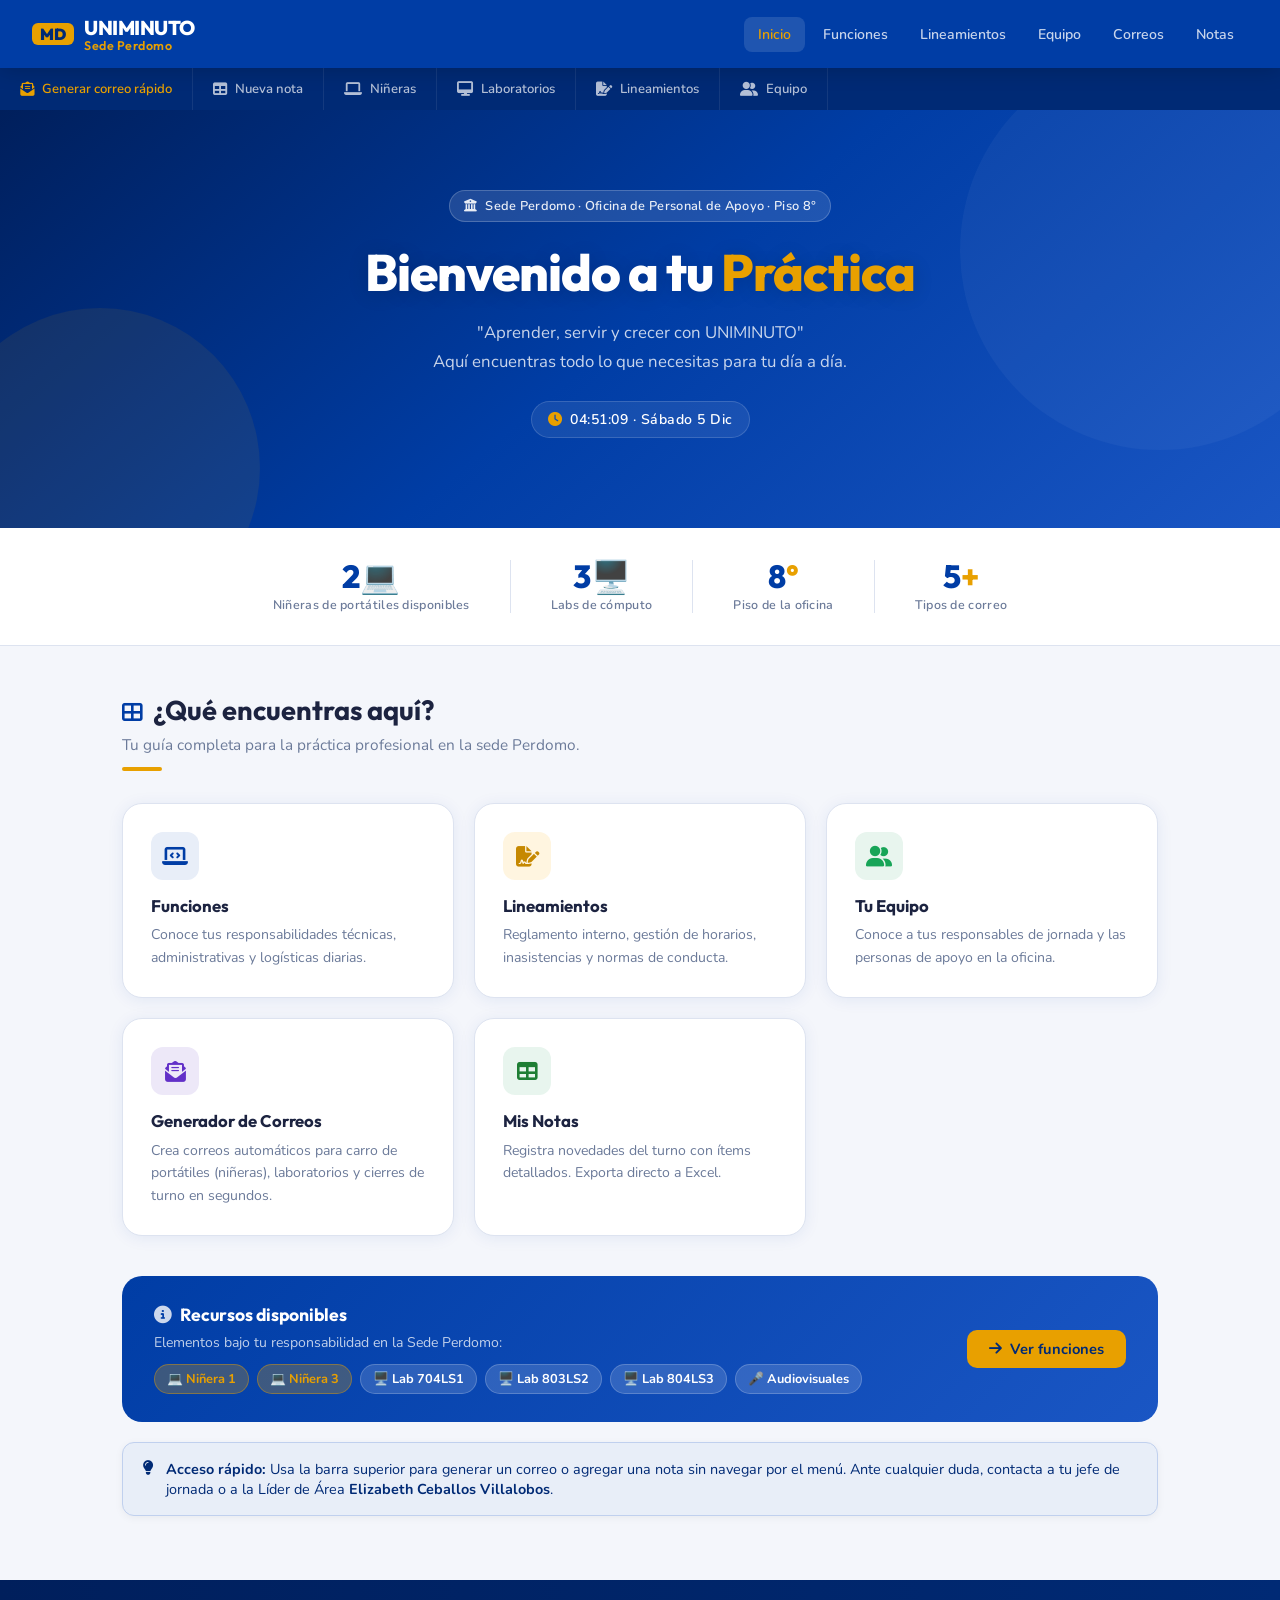
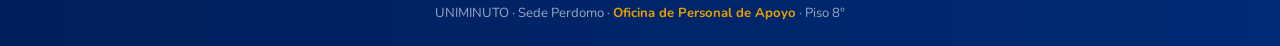
<file: index.html>
<!DOCTYPE html>
<html lang="es">
<head>
  <meta charset="UTF-8">
  <meta name="viewport" content="width=device-width, initial-scale=1.0">
  <title>Manual Practicantes | UNIMINUTO Perdomo</title>
  <meta name="description" content="Portal del practicante – Oficina de Personal de Apoyo, Sede Perdomo, UNIMINUTO.">
  <link rel="stylesheet" href="styles.css">
  <link rel="stylesheet" href="https://cdnjs.cloudflare.com/ajax/libs/font-awesome/6.4.0/css/all.min.css">
  <style>
    /* Stats bar */
    .stats-bar {
      display: flex;
      justify-content: center;
      gap: 40px;
      flex-wrap: wrap;
      padding: 32px 2rem;
      background: white;
      border-bottom: 1px solid var(--border);
    }
    .stat-item { text-align: center; }
    .stat-num {
      font-family: 'Outfit', sans-serif;
      font-size: 2rem;
      font-weight: 800;
      color: var(--blue);
      line-height: 1;
    }
    .stat-num span { color: var(--gold); }
    .stat-label {
      font-size: 0.78rem;
      color: var(--text-muted);
      font-weight: 600;
      margin-top: 4px;
      letter-spacing: 0.3px;
    }
    .stat-divider {
      width: 1px;
      background: var(--border);
      align-self: stretch;
    }

    /* Quick access bar */
    .quick-access {
      background: var(--blue-dark);
      padding: 0;
      display: flex;
      overflow-x: auto;
      scrollbar-width: none;
    }
    .quick-access::-webkit-scrollbar { display: none; }
    .quick-link {
      display: flex;
      align-items: center;
      gap: 8px;
      padding: 12px 20px;
      color: rgba(255,255,255,0.7);
      font-size: 0.82rem;
      font-weight: 600;
      white-space: nowrap;
      transition: all 0.2s;
      border-right: 1px solid rgba(255,255,255,0.08);
      text-decoration: none;
    }
    .quick-link:hover { color: white; background: rgba(255,255,255,0.08); }
    .quick-link i { font-size: 0.9rem; }
    .quick-link.highlight { color: var(--gold); }
    .quick-link.highlight:hover { background: rgba(232,160,0,0.12); }

    /* Hero clock */
    .hero-clock {
      display: inline-flex;
      align-items: center;
      gap: 8px;
      background: rgba(255,255,255,0.08);
      border: 1px solid rgba(255,255,255,0.15);
      padding: 8px 16px;
      border-radius: 100px;
      font-size: 0.88rem;
      font-weight: 600;
      margin-top: 24px;
      letter-spacing: 0.5px;
    }
    .hero-clock i { color: var(--gold); }

    /* Section with icon */
    .section-title h2 i {
      color: var(--blue);
      margin-right: 10px;
      font-size: 1.3rem;
    }

    /* Banner de recursos */
    .resources-banner {
      background: linear-gradient(135deg, var(--blue) 0%, #1a56c4 100%);
      border-radius: var(--radius-lg);
      padding: 28px 32px;
      color: white;
      display: flex;
      align-items: center;
      justify-content: space-between;
      gap: 20px;
      margin-top: 40px;
      flex-wrap: wrap;
    }
    .resources-banner h3 {
      font-size: 1.1rem;
      margin-bottom: 8px;
    }
    .resources-banner p {
      font-size: 0.88rem;
      color: rgba(255,255,255,0.75);
    }
    .resources-chips {
      display: flex;
      gap: 8px;
      flex-wrap: wrap;
      margin-top: 12px;
    }
    .chip {
      background: rgba(255,255,255,0.15);
      border: 1px solid rgba(255,255,255,0.2);
      color: white;
      font-size: 0.8rem;
      font-weight: 700;
      padding: 5px 12px;
      border-radius: 100px;
    }
    .chip.gold-chip { background: rgba(232,160,0,0.25); border-color: rgba(232,160,0,0.4); color: var(--gold); }
  </style>
</head>
<body>

<nav class="navbar">
  <a href="index.html" class="nav-logo">
    <span class="logo-md">MD</span>
    <div>
      UNIMINUTO
      <span>Sede Perdomo</span>
    </div>
  </a>
  <ul class="nav-links">
    <li><a href="index.html">Inicio</a></li>
    <li><a href="funciones.html">Funciones</a></li>
    <li><a href="lineamientos.html">Lineamientos</a></li>
    <li><a href="equipo.html">Equipo</a></li>
    <li><a href="correos.html">Correos</a></li>
    <li><a href="notas.html">Notas</a></li>
  </ul>
  <button class="hamburger" aria-label="Menú">
    <span></span><span></span><span></span>
  </button>
</nav>

<!-- Quick access bar -->
<nav class="quick-access">
  <a href="correos.html" class="quick-link highlight"><i class="fas fa-envelope-open-text"></i> Generar correo rápido</a>
  <a href="notas.html" class="quick-link"><i class="fas fa-table"></i> Nueva nota</a>
  <a href="funciones.html" class="quick-link"><i class="fas fa-laptop"></i> Niñeras</a>
  <a href="funciones.html" class="quick-link"><i class="fas fa-desktop"></i> Laboratorios</a>
  <a href="lineamientos.html" class="quick-link"><i class="fas fa-file-signature"></i> Lineamientos</a>
  <a href="equipo.html" class="quick-link"><i class="fas fa-user-friends"></i> Equipo</a>
</nav>

<header class="hero">
  <div class="hero-content reveal">
    <div class="hero-badge"><i class="fas fa-university"></i> Sede Perdomo · Oficina de Personal de Apoyo · Piso 8°</div>
    <h1>Bienvenido a tu <em>Práctica</em></h1>
    <p>"Aprender, servir y crecer con UNIMINUTO"<br>Aquí encuentras todo lo que necesitas para tu día a día.</p>
    <div class="hero-clock" id="hero-clock">
      <i class="fas fa-clock"></i>
      <span id="clock-display">--:-- --</span>
    </div>
  </div>
</header>

<!-- Stats bar -->
<div class="stats-bar">
  <div class="stat-item reveal">
    <div class="stat-num">2<span>💻</span></div>
    <div class="stat-label">Niñeras de portátiles disponibles</div>
  </div>
  <div class="stat-divider"></div>
  <div class="stat-item reveal">
    <div class="stat-num">3<span>🖥️</span></div>
    <div class="stat-label">Labs de cómputo</div>
  </div>
  <div class="stat-divider"></div>
  <div class="stat-item reveal">
    <div class="stat-num">8<span>°</span></div>
    <div class="stat-label">Piso de la oficina</div>
  </div>
  <div class="stat-divider"></div>
  <div class="stat-item reveal">
    <div class="stat-num">5<span>+</span></div>
    <div class="stat-label">Tipos de correo</div>
  </div>
</div>

<main class="container">
  <div class="section-title reveal">
    <h2><i class="fas fa-th-large"></i>¿Qué encuentras aquí?</h2>
    <p>Tu guía completa para la práctica profesional en la sede Perdomo.</p>
    <div class="accent-line"></div>
  </div>

  <div class="grid-cards">
    <a href="funciones.html" class="card reveal" style="text-decoration:none;color:inherit">
      <div class="card-icon"><i class="fas fa-laptop-code"></i></div>
      <h3>Funciones</h3>
      <p>Conoce tus responsabilidades técnicas, administrativas y logísticas diarias.</p>
    </a>
    <a href="lineamientos.html" class="card reveal" style="text-decoration:none;color:inherit">
      <div class="card-icon gold"><i class="fas fa-file-signature"></i></div>
      <h3>Lineamientos</h3>
      <p>Reglamento interno, gestión de horarios, inasistencias y normas de conducta.</p>
    </a>
    <a href="equipo.html" class="card reveal" style="text-decoration:none;color:inherit">
      <div class="card-icon green"><i class="fas fa-user-friends"></i></div>
      <h3>Tu Equipo</h3>
      <p>Conoce a tus responsables de jornada y las personas de apoyo en la oficina.</p>
    </a>
    <a href="correos.html" class="card reveal" style="text-decoration:none;color:inherit">
      <div class="card-icon" style="background:#ede8f8;color:#6230c8"><i class="fas fa-envelope-open-text"></i></div>
      <h3>Generador de Correos</h3>
      <p>Crea correos automáticos para carro de portátiles (niñeras), laboratorios y cierres de turno en segundos.</p>
    </a>
    <a href="notas.html" class="card reveal" style="text-decoration:none;color:inherit">
      <div class="card-icon" style="background:#e8f5ee;color:#1e7e34"><i class="fas fa-table"></i></div>
      <h3>Mis Notas</h3>
      <p>Registra novedades del turno con ítems detallados. Exporta directo a Excel.</p>
    </a>
  </div>

  <!-- Resources banner -->
  <div class="resources-banner reveal">
    <div>
      <h3><i class="fas fa-info-circle" style="margin-right:8px;opacity:0.8"></i>Recursos disponibles</h3>
      <p>Elementos bajo tu responsabilidad en la Sede Perdomo:</p>
      <div class="resources-chips">
        <span class="chip gold-chip" title="Carro de portátiles">💻 Niñera 1</span>
        <span class="chip gold-chip" title="Carro de portátiles">💻 Niñera 3</span>
        <span class="chip">🖥️ Lab 704LS1</span>
        <span class="chip">🖥️ Lab 803LS2</span>
        <span class="chip">🖥️ Lab 804LS3</span>
        <span class="chip">🎤 Audiovisuales</span>
      </div>
    </div>
    <a href="funciones.html" class="btn btn-gold" style="flex-shrink:0">
      <i class="fas fa-arrow-right"></i> Ver funciones
    </a>
  </div>

  <div class="alert alert-blue reveal" style="margin-top:20px">
    <i class="fas fa-lightbulb"></i>
    <div>
      <strong>Acceso rápido:</strong> Usa la barra superior para generar un correo o agregar una nota sin navegar por el menú.
      Ante cualquier duda, contacta a tu jefe de jornada o a la Líder de Área <strong>Elizabeth Ceballos Villalobos</strong>.
    </div>
  </div>
</main>

<footer>
  UNIMINUTO · Sede Perdomo · <strong>Oficina de Personal de Apoyo</strong> · Piso 8°
</footer>

<script src="script.js"></script>
<script>
  // Reloj en tiempo real
  function updateClock() {
    const now = new Date();
    const h = String(now.getHours()).padStart(2,'0');
    const m = String(now.getMinutes()).padStart(2,'0');
    const s = String(now.getSeconds()).padStart(2,'0');
    const days = ['Domingo','Lunes','Martes','Miércoles','Jueves','Viernes','Sábado'];
    const months = ['Ene','Feb','Mar','Abr','May','Jun','Jul','Ago','Sep','Oct','Nov','Dic'];
    const day = days[now.getDay()];
    const date = `${day} ${now.getDate()} ${months[now.getMonth()]}`;
    document.getElementById('clock-display').textContent = `${h}:${m}:${s} · ${date}`;
  }
  updateClock();
  setInterval(updateClock, 1000);
</script>
</body>
</html>
</file>
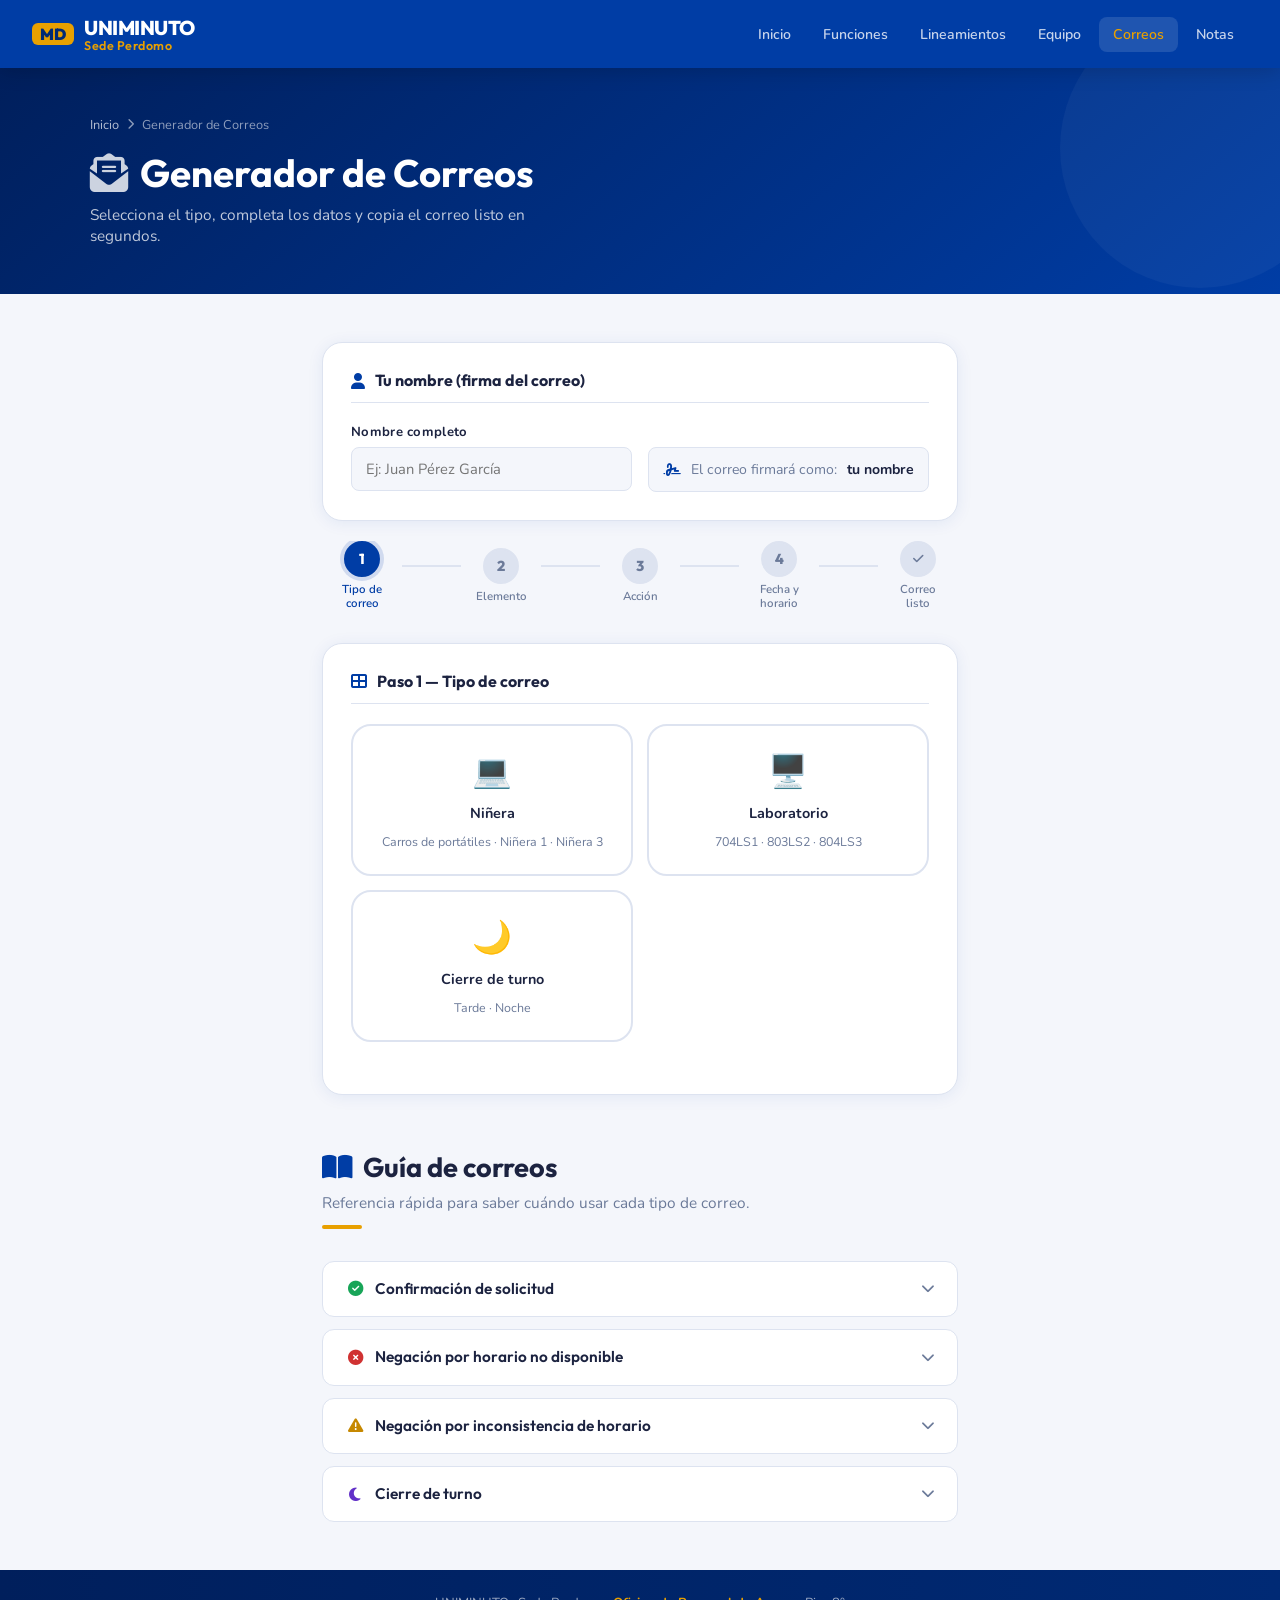
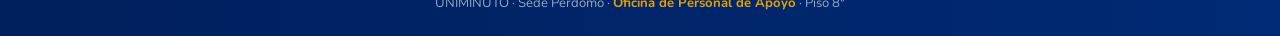
<file: correos.html>
<!DOCTYPE html>
<html lang="es">
<head>
  <meta charset="UTF-8">
  <meta name="viewport" content="width=device-width, initial-scale=1.0">
  <title>Generador de Correos | UNIMINUTO Perdomo</title>
  <link rel="stylesheet" href="styles.css">
  <link rel="stylesheet" href="https://cdnjs.cloudflare.com/ajax/libs/font-awesome/6.4.0/css/all.min.css">
  <style>
    /* Progress stepper */
    .stepper {
      display: flex;
      align-items: center;
      gap: 0;
      margin-bottom: 28px;
      overflow-x: auto;
      padding-bottom: 4px;
      scrollbar-width: none;
    }
    .stepper::-webkit-scrollbar { display: none; }
    .step-node {
      display: flex;
      flex-direction: column;
      align-items: center;
      flex-shrink: 0;
      min-width: 80px;
      cursor: default;
    }
    .step-circle {
      width: 36px;
      height: 36px;
      border-radius: 50%;
      background: var(--border);
      color: var(--text-muted);
      display: flex;
      align-items: center;
      justify-content: center;
      font-family: 'Outfit', sans-serif;
      font-weight: 800;
      font-size: 0.9rem;
      transition: all 0.3s;
      border: 2px solid var(--border);
    }
    .step-node.active .step-circle {
      background: var(--blue);
      color: white;
      border-color: var(--blue);
      box-shadow: 0 0 0 4px rgba(0,61,165,0.15);
    }
    .step-node.done .step-circle {
      background: var(--success);
      color: white;
      border-color: var(--success);
    }
    .step-label {
      font-size: 0.72rem;
      font-weight: 600;
      color: var(--text-muted);
      margin-top: 6px;
      text-align: center;
      line-height: 1.2;
      white-space: nowrap;
    }
    .step-node.active .step-label { color: var(--blue); }
    .step-line {
      flex: 1;
      height: 2px;
      background: var(--border);
      min-width: 24px;
      margin-bottom: 20px;
      transition: background 0.3s;
    }
    .step-line.done { background: var(--success); }

    /* Type cards enhanced */
    .type-btn {
      border-radius: var(--radius-lg);
      transition: all 0.25s;
      position: relative;
    }
    .type-btn.selected {
      border-color: var(--blue);
      background: var(--blue-light);
      transform: translateY(-2px);
      box-shadow: 0 6px 20px rgba(0,61,165,0.15);
    }
    .type-btn.selected .type-label { color: var(--blue); }
    .type-btn .selected-check {
      position: absolute;
      top: 10px; right: 10px;
      width: 20px; height: 20px;
      background: var(--blue);
      border-radius: 50%;
      color: white;
      font-size: 0.65rem;
      display: none;
      align-items: center;
      justify-content: center;
    }
    .type-btn.selected .selected-check { display: flex; }

    /* Accion pills enhanced */
    .accion-grid {
      display: grid;
      grid-template-columns: 1fr;
      gap: 10px;
    }
    .accion-card {
      display: flex;
      align-items: flex-start;
      gap: 14px;
      padding: 16px 18px;
      background: var(--bg);
      border: 2px solid var(--border);
      border-radius: var(--radius);
      cursor: pointer;
      transition: all 0.2s;
      text-align: left;
    }
    .accion-card:hover { border-color: var(--blue); background: var(--blue-light); }
    .accion-card.selected-confirm { border-color: var(--success); background: #e8f5ee; }
    .accion-card.selected-deny { border-color: var(--danger); background: #fce8e8; }
    .accion-card.selected-warn { border-color: var(--gold-dark); background: var(--gold-light); }
    .accion-icon {
      font-size: 1.4rem;
      flex-shrink: 0;
      margin-top: 1px;
    }
    .accion-title {
      font-weight: 700;
      font-size: 0.92rem;
      color: var(--text);
      margin-bottom: 3px;
    }
    .accion-desc {
      font-size: 0.8rem;
      color: var(--text-muted);
      line-height: 1.5;
    }

    /* Signature field */
    .signature-wrap {
      background: var(--bg);
      border: 1px solid var(--border);
      border-radius: 8px;
      padding: 12px 14px;
      display: flex;
      align-items: center;
      gap: 10px;
      font-size: 0.88rem;
      color: var(--text-muted);
    }
    .signature-wrap strong { color: var(--text); }

    /* Preview enhanced */
    .email-preview-body {
      font-family: 'Nunito', sans-serif;
      line-height: 1.9;
      color: #1c2340;
    }

    /* Badge status */
    .badge {
      display: inline-flex;
      align-items: center;
      gap: 5px;
      padding: 3px 10px;
      border-radius: 100px;
      font-size: 0.75rem;
      font-weight: 700;
    }
    .badge-success { background: #e8f5ee; color: var(--success); }
    .badge-danger { background: #fce8e8; color: var(--danger); }
    .badge-warn { background: var(--gold-light); color: var(--gold-dark); }
    .badge-purple { background: #ede8f8; color: #6230c8; }

    @media(max-width:600px) {
      .accion-grid { grid-template-columns: 1fr; }
      .stepper { gap: 0; }
    }
  </style>
</head>
<body>

<nav class="navbar">
  <a href="index.html" class="nav-logo">
    <span class="logo-md">MD</span>
    <div>UNIMINUTO<span>Sede Perdomo</span></div>
  </a>
  <ul class="nav-links">
    <li><a href="index.html">Inicio</a></li>
    <li><a href="funciones.html">Funciones</a></li>
    <li><a href="lineamientos.html">Lineamientos</a></li>
    <li><a href="equipo.html">Equipo</a></li>
    <li><a href="correos.html">Correos</a></li>
    <li><a href="notas.html">Notas</a></li>
  </ul>
  <button class="hamburger" aria-label="Menú"><span></span><span></span><span></span></button>
</nav>

<div class="page-header">
  <div class="inner">
    <div class="breadcrumb">
      <a href="index.html">Inicio</a>
      <i class="fas fa-chevron-right" style="font-size:0.7rem"></i>
      <span>Generador de Correos</span>
    </div>
    <h1><i class="fas fa-envelope-open-text" style="opacity:0.8;margin-right:12px"></i>Generador de Correos</h1>
    <p>Selecciona el tipo, completa los datos y copia el correo listo en segundos.</p>
  </div>
</div>

<main class="container">
<div class="email-gen">

  <!-- FIRMA DEL PRACTICANTE -->
  <div class="form-section reveal" style="margin-bottom:20px">
    <h3><i class="fas fa-user"></i> Tu nombre (firma del correo)</h3>
    <div class="form-row" style="margin-bottom:0">
      <div class="form-group">
        <label>Nombre completo</label>
        <input type="text" id="inp-firma" placeholder="Ej: Juan Pérez García" oninput="saveFirma()">
      </div>
      <div class="form-group" style="justify-content:flex-end">
        <label style="opacity:0">Preview</label>
        <div class="signature-wrap">
          <i class="fas fa-signature" style="color:var(--blue)"></i>
          El correo firmará como: <strong id="firma-preview">tu nombre</strong>
        </div>
      </div>
    </div>
  </div>

  <!-- PROGRESS STEPPER -->
  <div class="stepper reveal" id="stepper">
    <div class="step-node" id="sn-1">
      <div class="step-circle">1</div>
      <div class="step-label">Tipo de<br>correo</div>
    </div>
    <div class="step-line" id="sl-1"></div>
    <div class="step-node" id="sn-2">
      <div class="step-circle">2</div>
      <div class="step-label">Elemento</div>
    </div>
    <div class="step-line" id="sl-2"></div>
    <div class="step-node" id="sn-3">
      <div class="step-circle">3</div>
      <div class="step-label">Acción</div>
    </div>
    <div class="step-line" id="sl-3"></div>
    <div class="step-node" id="sn-4">
      <div class="step-circle">4</div>
      <div class="step-label">Fecha y<br>horario</div>
    </div>
    <div class="step-line" id="sl-4"></div>
    <div class="step-node" id="sn-5">
      <div class="step-circle"><i class="fas fa-check" style="font-size:0.75rem"></i></div>
      <div class="step-label">Correo<br>listo</div>
    </div>
  </div>

  <!-- STEP 1: TIPO -->
  <div class="form-section reveal">
    <h3><i class="fas fa-th-large"></i> Paso 1 — Tipo de correo</h3>
    <div class="type-grid">
      <button class="type-btn" onclick="selectType('ninera')" id="type-ninera">
        <span class="selected-check"><i class="fas fa-check"></i></span>
        <span class="type-icon">💻</span>
        <span class="type-label">Niñera</span>
        <span class="type-sub">Carros de portátiles · Niñera 1 · Niñera 3</span>
      </button>
      <button class="type-btn" onclick="selectType('lab')" id="type-lab">
        <span class="selected-check"><i class="fas fa-check"></i></span>
        <span class="type-icon">🖥️</span>
        <span class="type-label">Laboratorio</span>
        <span class="type-sub">704LS1 · 803LS2 · 804LS3</span>
      </button>
      <button class="type-btn" onclick="selectType('cierre')" id="type-cierre">
        <span class="selected-check"><i class="fas fa-check"></i></span>
        <span class="type-icon">🌙</span>
        <span class="type-label">Cierre de turno</span>
        <span class="type-sub">Tarde · Noche</span>
      </button>
    </div>
  </div>

  <!-- RESERVA SECTION (Niñera o Lab) -->
  <div id="section-reserva" class="hidden">

    <!-- STEP 2: ELEMENTO -->
    <div class="form-section reveal">
      <h3><i class="fas fa-hand-pointer"></i> Paso 2 — Selecciona el elemento</h3>
      <div id="ninera-opts" class="hidden">
        <div class="radio-pills">
          <label class="radio-pill gold-check">
            <input type="radio" name="elemento" value="Niñera #1" onchange="updateElemento(this)">
            💻 Niñera 1
          </label>
          <label class="radio-pill gold-check">
            <input type="radio" name="elemento" value="Niñera #3" onchange="updateElemento(this)">
            💻 Niñera 3
          </label>
        </div>
        <div class="alert alert-gold" style="margin-top:14px;font-size:0.85rem">
          <i class="fas fa-map-marker-alt"></i>
          <div>El profesor debe dirigirse al <strong>piso 8°</strong> a recoger el carro de portátiles. Recuérdalo en el correo.</div>
        </div>
      </div>
      <div id="lab-opts" class="hidden">
        <div class="radio-pills">
          <label class="radio-pill">
            <input type="radio" name="elemento" value="Laboratorio 704LS1" onchange="updateElemento(this)">
            🖥️ 704LS1
          </label>
          <label class="radio-pill">
            <input type="radio" name="elemento" value="Laboratorio 803LS2" onchange="updateElemento(this)">
            🖥️ 803LS2
          </label>
          <label class="radio-pill">
            <input type="radio" name="elemento" value="Laboratorio 804LS3" onchange="updateElemento(this)">
            🖥️ 804LS3
          </label>
        </div>
        <div class="alert alert-blue" style="margin-top:14px;font-size:0.85rem">
          <i class="fas fa-qrcode"></i>
          <div>Para laboratorios, el docente debe escanear el <strong>código QR</strong> de la puerta y escribir por Teams.</div>
        </div>
      </div>
    </div>

    <!-- STEP 3: ACCIÓN -->
    <div class="form-section reveal">
      <h3><i class="fas fa-tasks"></i> Paso 3 — ¿Qué acción realizas?</h3>
      <div class="accion-grid">
        <button class="accion-card" id="acc-confirmar" onclick="selectAccion('confirmar')">
          <span class="accion-icon">✅</span>
          <div>
            <div class="accion-title">Confirmar solicitud <span class="badge badge-success">Disponible</span></div>
            <div class="accion-desc">El elemento está disponible en el horario solicitado. Se confirma la reserva.</div>
          </div>
        </button>
        <button class="accion-card" id="acc-negar-horario" onclick="selectAccion('negar-horario')">
          <span class="accion-icon">❌</span>
          <div>
            <div class="accion-title">Negar — no disponible <span class="badge badge-danger">Ocupado</span></div>
            <div class="accion-desc">El elemento ya está reservado o no hay disponibilidad en ese horario.</div>
          </div>
        </button>
        <button class="accion-card" id="acc-negar-inconsistencia" onclick="selectAccion('negar-inconsistencia')">
          <span class="accion-icon">⚠️</span>
          <div>
            <div class="accion-title">Negar — inconsistencia en horario <span class="badge badge-warn">Error</span></div>
            <div class="accion-desc">El formulario tiene un error: la hora de fin es anterior a la de inicio.</div>
          </div>
        </button>
      </div>
    </div>

    <!-- STEP 4: FECHA Y HORA -->
    <div class="form-section reveal">
      <h3><i class="fas fa-calendar-alt"></i> Paso 4 — Fecha y horario de la solicitud</h3>
      <div class="form-row three">
        <div class="form-group">
          <label>Fecha</label>
          <input type="date" id="inp-fecha" onchange="checkInconsistencia()">
        </div>
        <div class="form-group">
          <label>Hora inicio</label>
          <input type="time" id="inp-inicio" onchange="checkInconsistencia()">
        </div>
        <div class="form-group">
          <label>Hora fin</label>
          <input type="time" id="inp-fin" onchange="checkInconsistencia()">
        </div>
      </div>
      <div id="inconsistencia-warn" class="hidden alert alert-gold" style="margin-top:12px">
        <i class="fas fa-exclamation-triangle"></i>
        <div>
          <strong>¡Inconsistencia detectada!</strong> La hora de finalización es anterior a la hora de inicio.<br>
          <span style="font-size:0.85rem">Puedes usar la acción "Negar — inconsistencia" para notificar al docente.</span>
        </div>
      </div>
    </div>

    <div class="btn-row reveal">
      <button class="btn btn-primary" onclick="generarCorreo()">
        <i class="fas fa-magic"></i> Generar correo
      </button>
      <button class="btn btn-outline" onclick="resetForm()">
        <i class="fas fa-redo"></i> Limpiar
      </button>
    </div>
  </div>

  <!-- CIERRE DE TURNO SECTION -->
  <div id="section-cierre" class="hidden">
    <div class="form-section reveal">
      <h3><i class="fas fa-moon"></i> Paso 2 — Detalles del cierre de turno</h3>

      <div class="form-group" style="margin-bottom:20px">
        <label>Turno</label>
        <div class="radio-pills">
          <label class="radio-pill">
            <input type="radio" name="turno" value="Tarde"> 🌅 Tarde
          </label>
          <label class="radio-pill">
            <input type="radio" name="turno" value="Noche"> 🌙 Noche
          </label>
        </div>
      </div>

      <div class="form-group" style="margin-bottom:20px">
        <label>¿Hay novedades en el turno?</label>
        <div class="accion-grid" style="margin-top:8px">
          <button class="accion-card" id="acc-sin-novedad" onclick="toggleNovedades(false); markCierreAccion('sin')">
            <span class="accion-icon">✅</span>
            <div>
              <div class="accion-title">Sin novedad</div>
              <div class="accion-desc">El turno transcurrió sin incidentes. Solo se envía el saludo de cierre.</div>
            </div>
          </button>
          <button class="accion-card" id="acc-con-novedad" onclick="toggleNovedades(true); markCierreAccion('con')">
            <span class="accion-icon">📋</span>
            <div>
              <div class="accion-title">Con novedades</div>
              <div class="accion-desc">Hay eventos, equipos instalados u observaciones que dejar registradas.</div>
            </div>
          </button>
        </div>
      </div>

      <div id="novedades-area" class="hidden">
        <label style="font-size:0.82rem;font-weight:700;color:var(--text);display:block;margin-bottom:10px">
          <i class="fas fa-list-ul" style="color:var(--blue);margin-right:6px"></i>Novedades del turno:
        </label>
        <div class="novedades-list" id="novedades-list"></div>
        <div class="add-row">
          <input type="text" id="novedad-input" placeholder="Ej: Queda instalado en el auditorio cable XLR y micrófono..." onkeydown="if(event.key==='Enter')addNovedad()">
          <button class="btn btn-primary btn-sm" onclick="addNovedad()">
            <i class="fas fa-plus"></i> Añadir
          </button>
        </div>
      </div>
    </div>

    <div class="btn-row reveal">
      <button class="btn btn-primary" onclick="generarCierre()">
        <i class="fas fa-magic"></i> Generar correo
      </button>
      <button class="btn btn-outline" onclick="resetForm()">
        <i class="fas fa-redo"></i> Limpiar
      </button>
    </div>
  </div>

  <!-- EMAIL PREVIEW -->
  <div id="email-preview-wrap" class="hidden">
    <div class="email-preview reveal">
      <div class="email-preview-header">
        <span><i class="fas fa-envelope"></i> Correo generado</span>
        <span id="preview-label" style="font-size:0.8rem;opacity:0.75;font-weight:400"></span>
      </div>
      <div class="email-preview-body" id="preview-body"></div>
      <div class="email-preview-footer" style="flex-wrap:wrap;gap:8px">
        <button class="btn btn-success btn-sm" onclick="copiarCorreo()">
          <i class="fas fa-copy"></i> Copiar correo
        </button>
        <button class="btn btn-outline btn-sm" onclick="resetForm()">
          <i class="fas fa-plus"></i> Nuevo correo
        </button>
        <button class="btn btn-outline btn-sm" onclick="document.getElementById('email-preview-wrap').classList.add('hidden')">
          <i class="fas fa-times"></i> Cerrar
        </button>
      </div>
    </div>
  </div>

</div>

<!-- GUÍA DE CORREOS -->
<div style="margin-top:56px">
  <div class="section-title reveal">
    <h2><i class="fas fa-book-open" style="color:var(--blue);margin-right:10px"></i>Guía de correos</h2>
    <p>Referencia rápida para saber cuándo usar cada tipo de correo.</p>
    <div class="accent-line"></div>
  </div>

  <div class="accordion reveal">
    <div class="acc-item">
      <div class="acc-header">
        <h3><i class="fas fa-check-circle" style="color:var(--success)"></i> Confirmación de solicitud</h3>
        <i class="fas fa-chevron-down acc-arrow"></i>
      </div>
      <div class="acc-body">
        <p>Se usa cuando el elemento solicitado <strong>está disponible</strong> en el horario indicado.</p>
        <ul>
          <li>Para <strong>carros de portátiles (niñeras)</strong>: indicar que el profesor debe ir al piso 8° a reclamarlos.</li>
          <li>Para <strong>laboratorios</strong>: indicar que debe usar el QR de la puerta y escribir por Teams.</li>
          <li>Siempre mencionar que los elementos se revisan antes y después del uso.</li>
        </ul>
      </div>
    </div>
    <div class="acc-item">
      <div class="acc-header">
        <h3><i class="fas fa-times-circle" style="color:var(--danger)"></i> Negación por horario no disponible</h3>
        <i class="fas fa-chevron-down acc-arrow"></i>
      </div>
      <div class="acc-body">
        <p>Se usa cuando el elemento <strong>ya está reservado o no hay disponibilidad</strong> en el horario pedido. El correo informa claramente el elemento, fecha y hora no disponible para que el docente busque otra opción.</p>
      </div>
    </div>
    <div class="acc-item">
      <div class="acc-header">
        <h3><i class="fas fa-exclamation-triangle" style="color:var(--gold-dark)"></i> Negación por inconsistencia de horario</h3>
        <i class="fas fa-chevron-down acc-arrow"></i>
      </div>
      <div class="acc-body">
        <p>Se usa cuando el formulario del docente tiene un <strong>error lógico</strong>: la hora de finalización es anterior a la hora de inicio. El sistema lo detecta automáticamente y activa una advertencia.</p>
      </div>
    </div>
    <div class="acc-item">
      <div class="acc-header">
        <h3><i class="fas fa-moon" style="color:#6230c8"></i> Cierre de turno</h3>
        <i class="fas fa-chevron-down acc-arrow"></i>
      </div>
      <div class="acc-body">
        <p>Se envía obligatoriamente al finalizar cada turno (tarde o noche).</p>
        <ul>
          <li><strong>Sin novedad:</strong> correo simple indicando que todo quedó en orden.</li>
          <li><strong>Con novedades:</strong> lista los elementos instalados, equipos dejados, pendientes y observaciones importantes para el siguiente turno.</li>
        </ul>
      </div>
    </div>
  </div>
</div>

</main>

<footer>
  UNIMINUTO · Sede Perdomo · <strong>Oficina de Personal de Apoyo</strong> · Piso 8°
</footer>

<script src="script.js"></script>
<script>
// ===== STATE =====
let currentType = null;
let currentElemento = null;
let currentAccion = null;
let novedadesList = [];
let cierreAccion = null;

// ===== FIRMA =====
function saveFirma() {
  const val = document.getElementById('inp-firma').value.trim();
  document.getElementById('firma-preview').textContent = val || 'tu nombre';
  localStorage.setItem('uniminuto_firma', val);
}

function loadFirma() {
  const saved = localStorage.getItem('uniminuto_firma') || '';
  document.getElementById('inp-firma').value = saved;
  document.getElementById('firma-preview').textContent = saved || 'tu nombre';
}

function getFirma() {
  return document.getElementById('inp-firma').value.trim() || '[Tu nombre]';
}

// ===== STEPPER =====
function updateStepper(step) {
  for (let i = 1; i <= 5; i++) {
    const node = document.getElementById(`sn-${i}`);
    if (!node) continue;
    node.classList.remove('active', 'done');
    if (i < step) node.classList.add('done');
    else if (i === step) node.classList.add('active');
  }
  for (let i = 1; i <= 4; i++) {
    const line = document.getElementById(`sl-${i}`);
    if (line) line.classList.toggle('done', i < step);
  }
}

// ===== TYPE SELECTION =====
function selectType(type) {
  currentType = type;
  currentElemento = null;
  currentAccion = null;
  cierreAccion = null;

  document.querySelectorAll('.type-btn').forEach(b => b.classList.remove('selected'));
  document.getElementById('type-' + type).classList.add('selected');

  const isReserva = type !== 'cierre';
  document.getElementById('section-reserva').classList.toggle('hidden', !isReserva);
  document.getElementById('section-cierre').classList.toggle('hidden', isReserva);
  document.getElementById('email-preview-wrap').classList.add('hidden');

  if (isReserva) {
    document.getElementById('ninera-opts').classList.toggle('hidden', type !== 'ninera');
    document.getElementById('lab-opts').classList.toggle('hidden', type !== 'lab');
    document.querySelectorAll('input[name="elemento"]').forEach(r => r.checked = false);
    resetAccionCards();
  }

  updateStepper(2);
}

// ===== ELEMENTO =====
function updateElemento(input) {
  currentElemento = input.value;
  updateStepper(3);
}

// ===== ACCION =====
function resetAccionCards() {
  ['acc-confirmar','acc-negar-horario','acc-negar-inconsistencia'].forEach(id => {
    const el = document.getElementById(id);
    if (el) el.classList.remove('selected-confirm','selected-deny','selected-warn');
  });
}

function selectAccion(accion) {
  currentAccion = accion;
  resetAccionCards();
  if (accion === 'confirmar') document.getElementById('acc-confirmar').classList.add('selected-confirm');
  else if (accion === 'negar-horario') document.getElementById('acc-negar-horario').classList.add('selected-deny');
  else if (accion === 'negar-inconsistencia') document.getElementById('acc-negar-inconsistencia').classList.add('selected-warn');
  updateStepper(4);
}

// ===== INCONSISTENCIA =====
function checkInconsistencia() {
  const inicio = document.getElementById('inp-inicio').value;
  const fin = document.getElementById('inp-fin').value;
  const warn = document.getElementById('inconsistencia-warn');
  if (inicio && fin && fin < inicio) {
    warn.classList.remove('hidden');
    // Auto-suggest inconsistencia
    if (!currentAccion) selectAccion('negar-inconsistencia');
  } else {
    warn.classList.add('hidden');
  }
}

// ===== NOVEDADES =====
function toggleNovedades(show) {
  document.getElementById('novedades-area').classList.toggle('hidden', !show);
  if (!show) { novedadesList = []; renderNovedades(); }
}

function markCierreAccion(tipo) {
  cierreAccion = tipo;
  ['acc-sin-novedad','acc-con-novedad'].forEach(id => {
    const el = document.getElementById(id);
    if (el) el.classList.remove('selected-confirm','selected-warn');
  });
  if (tipo === 'sin') document.getElementById('acc-sin-novedad').classList.add('selected-confirm');
  else document.getElementById('acc-con-novedad').classList.add('selected-warn');
  updateStepper(4);
}

function addNovedad() {
  const inp = document.getElementById('novedad-input');
  const val = inp.value.trim();
  if (!val) return;
  novedadesList.push(val);
  inp.value = '';
  renderNovedades();
}

function renderNovedades() {
  const list = document.getElementById('novedades-list');
  if (novedadesList.length === 0) {
    list.innerHTML = '<div style="font-size:0.85rem;color:var(--text-muted);padding:4px 0">No hay novedades añadidas aún.</div>';
    return;
  }
  list.innerHTML = novedadesList.map((n, i) => `
    <div class="novedad-item">
      <span class="bullet">•</span>
      <span class="text">${escapeHtml(n)}</span>
      <button class="del-btn" onclick="removeNovedad(${i})" title="Eliminar"><i class="fas fa-times"></i></button>
    </div>
  `).join('');
}

function removeNovedad(i) { novedadesList.splice(i, 1); renderNovedades(); }

function escapeHtml(str) {
  return String(str).replace(/&/g,'&amp;').replace(/</g,'&lt;').replace(/>/g,'&gt;');
}

// ===== GENERAR CORREO (RESERVA) =====
function generarCorreo() {
  if (!currentElemento) { showToast('Selecciona un elemento (Niñera o Laboratorio)', 'error'); return; }
  if (!currentAccion) { showToast('Selecciona la acción a realizar', 'error'); return; }
  const fecha = document.getElementById('inp-fecha').value;
  const inicio = document.getElementById('inp-inicio').value;
  const fin = document.getElementById('inp-fin').value;
  if (!fecha || !inicio || !fin) { showToast('Completa la fecha y los horarios', 'error'); return; }

  const fechaFmt = formatDate(fecha);
  const esNinera = currentType === 'ninera';
  const firma = getFirma();
  let correo = '', label = '';

  if (currentAccion === 'confirmar') {
    label = '✅ Confirmación de solicitud';
    if (esNinera) {
      correo = `Buen día, profesor/a:\n\n• Para reclamar estos elementos, debe dirigirse a la oficina de personal de apoyo ubicada en el 8.° piso.\n• Los elementos serán revisados antes de la entrega y nuevamente al momento de su devolución.\n\nPor lo anterior, confirmo lo siguiente:\n\nElementos: ${currentElemento}\nFecha: ${fechaFmt}\nHora: ${inicio} - ${fin}\n\nQuedo atento(a) a cualquier comentario.\nCordialmente,\n${firma}`;
    } else {
      correo = `Buen día, profesor:\n\n• Para apertura de este espacio escribir por Teams escaneando el código QR que se encuentra en la puerta del laboratorio.\n• Los elementos serán revisados antes de la entrega y nuevamente al momento de su devolución.\n\nPor lo anterior, confirmo lo siguiente:\n\nElementos: ${currentElemento}\nFecha: ${fechaFmt}\nHora: ${inicio} – ${fin}\n\nQuedo atento(a) a cualquier comentario.\nCordialmente,\n${firma}`;
    }
  } else if (currentAccion === 'negar-horario') {
    label = '❌ Negación — no disponible';
    if (esNinera) {
      correo = `Buen día, profesor/a:\n\nMe permito informarle que el carro de portátiles (Niñera) NO se encuentra disponible en el siguiente horario:\n\nElementos: ${currentElemento}\nFecha: ${fechaFmt}\nHora: ${inicio} ${fin}\n\nQuedo atento a cualquier comentario.\nCordialmente,\n${firma}`;
    } else {
      correo = `Buen día, profesor:\n\nMe permito informarle que el espacio solicitado NO se encuentra disponible en el siguiente horario:\n\nElementos: ${currentElemento}\nFecha: ${fechaFmt}\nHora: ${inicio} ${fin}\n\nQuedo atento(a) a cualquier comentario.\nCordialmente,\n${firma}`;
    }
  } else if (currentAccion === 'negar-inconsistencia') {
    label = '⚠️ Negación — inconsistencia de horario';
    const tipo = esNinera ? 'el carro de portátiles' : 'el espacio';
    correo = `Buen día, profesor${esNinera ? '/a' : ''}:\n\nMe permito informarle que NO es posible gestionar la reserva de ${tipo}, ya que el horario suministrado presenta una inconsistencia.\n\nDetalles de la solicitud:\n• Elemento: ${currentElemento}\n• Fecha: ${fechaFmt}\n• Hora: ${inicio} – ${fin}\n\nComo puede observarse, la hora de finalización es anterior a la hora de inicio.\n\nQuedo atento(a) a cualquier comentario.\nCordialmente,\n${firma}`;
  }

  mostrarPreview(correo, label);
  updateStepper(5);
}

// ===== GENERAR CIERRE =====
function generarCierre() {
  const turnoEl = document.querySelector('input[name="turno"]:checked');
  if (!turnoEl) { showToast('Selecciona el turno (Tarde o Noche)', 'error'); return; }
  if (!cierreAccion) { showToast('Indica si hay novedades o no', 'error'); return; }

  const firma = getFirma();
  const conNovedades = cierreAccion === 'con';
  let correo = '', label = '';

  if (conNovedades) {
    if (novedadesList.length === 0) { showToast('Añade al menos una novedad al turno', 'error'); return; }
    label = '📋 Cierre de turno con novedades';
    const bullets = novedadesList.map(n => `• ${n}`).join('\n');
    correo = `Compañero cordial saludo, reportó lo siguiente:\n\n${bullets}\n\nCualquier novedad o duda quedo atento.\nCordialmente,\n${firma}`;
  } else {
    label = '✅ Cierre de turno sin novedad';
    correo = `Compañero cordial saludo, quedó para hacer lo siguiente:\n\n• Sin novedad.\n\nCordialmente,\n${firma}`;
  }

  mostrarPreview(correo, label);
  updateStepper(5);
}

// ===== PREVIEW =====
function mostrarPreview(correo, label) {
  document.getElementById('preview-label').textContent = label;
  document.getElementById('preview-body').textContent = correo;
  const wrap = document.getElementById('email-preview-wrap');
  wrap.classList.remove('hidden');
  setTimeout(() => wrap.scrollIntoView({ behavior: 'smooth', block: 'nearest' }), 100);
}

function copiarCorreo() {
  const text = document.getElementById('preview-body').textContent;
  copyText(text);
}

// ===== RESET =====
function resetForm() {
  currentType = null; currentElemento = null; currentAccion = null;
  novedadesList = []; cierreAccion = null;

  document.querySelectorAll('.type-btn').forEach(b => b.classList.remove('selected'));
  document.getElementById('section-reserva').classList.add('hidden');
  document.getElementById('section-cierre').classList.add('hidden');
  document.getElementById('email-preview-wrap').classList.add('hidden');
  document.getElementById('inp-fecha').value = '';
  document.getElementById('inp-inicio').value = '';
  document.getElementById('inp-fin').value = '';
  document.getElementById('inconsistencia-warn').classList.add('hidden');
  document.getElementById('novedades-area').classList.add('hidden');
  document.querySelectorAll('input[type="radio"]').forEach(r => r.checked = false);
  resetAccionCards();
  ['acc-sin-novedad','acc-con-novedad'].forEach(id => {
    const el = document.getElementById(id);
    if (el) el.classList.remove('selected-confirm','selected-warn');
  });
  renderNovedades();
  updateStepper(1);
  window.scrollTo({ top: 0, behavior: 'smooth' });
}

// ===== INIT =====
document.addEventListener('DOMContentLoaded', () => {
  loadFirma();
  updateStepper(1);
});
</script>
</body>
</html>
</file>
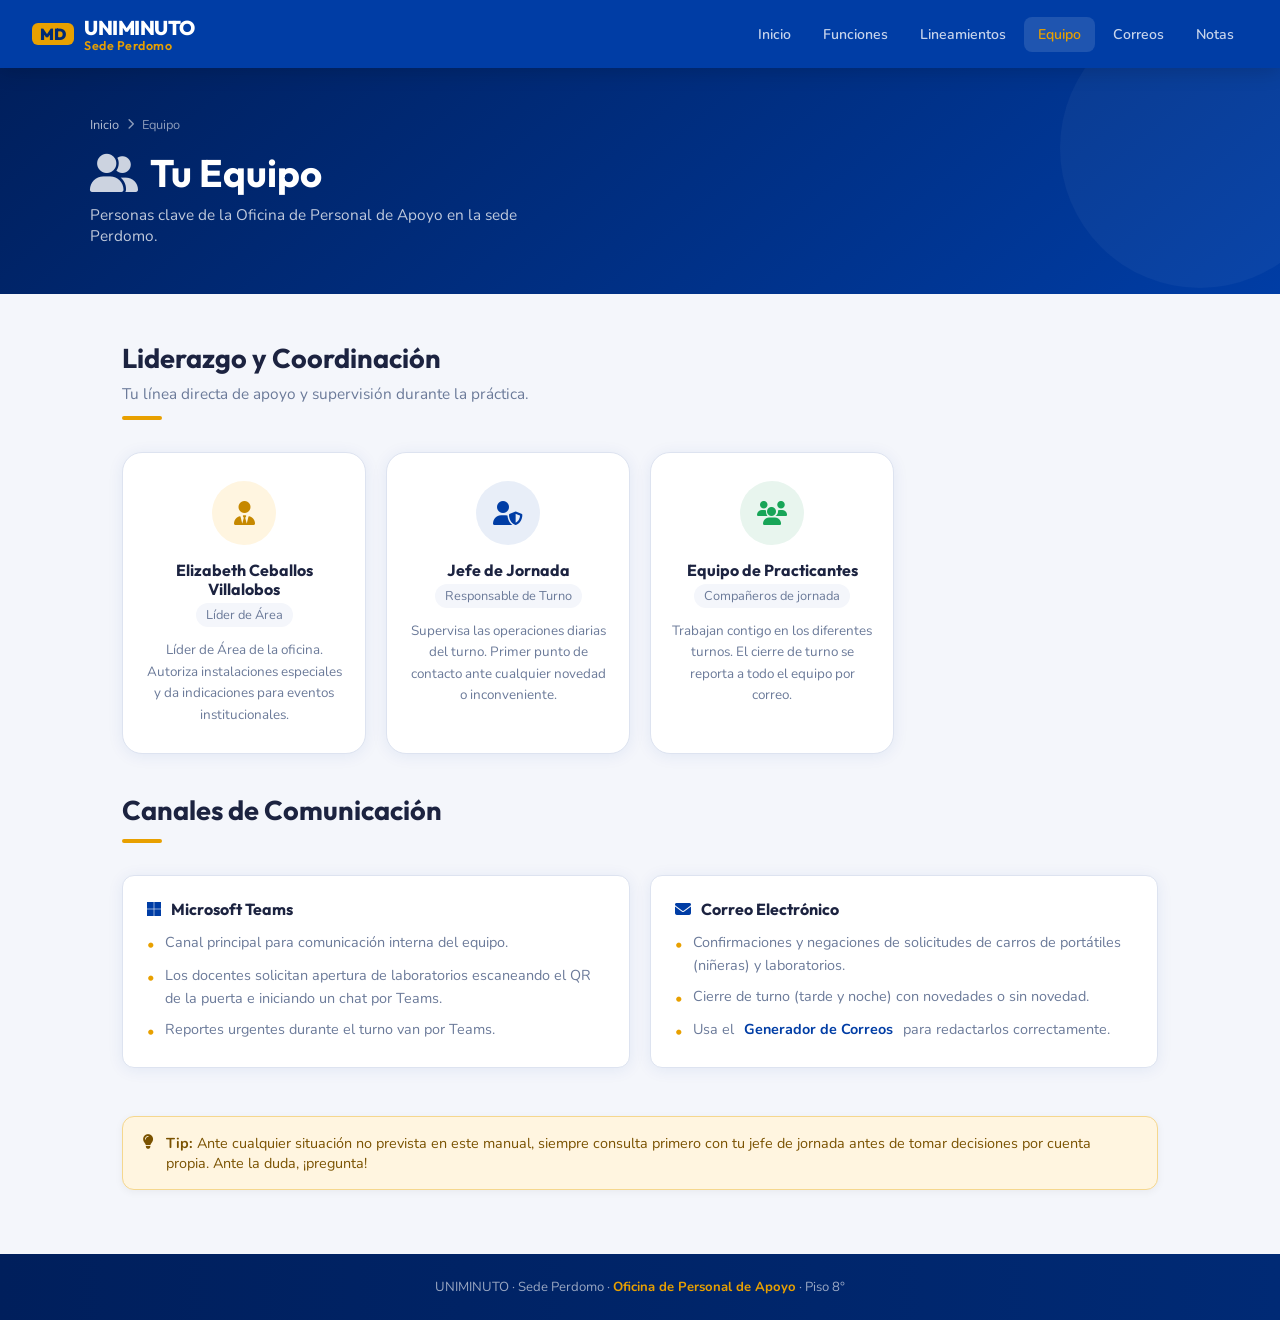
<file: equipo.html>
<!DOCTYPE html>
<html lang="es">
<head>
  <meta charset="UTF-8">
  <meta name="viewport" content="width=device-width, initial-scale=1.0">
  <title>Equipo | UNIMINUTO Perdomo</title>
  <link rel="stylesheet" href="styles.css">
  <link rel="stylesheet" href="https://cdnjs.cloudflare.com/ajax/libs/font-awesome/6.4.0/css/all.min.css">
</head>
<body>

<nav class="navbar">
  <a href="index.html" class="nav-logo">
    <span class="logo-md">MD</span>
    <div>UNIMINUTO<span>Sede Perdomo</span></div>
  </a>
  <ul class="nav-links">
    <li><a href="index.html">Inicio</a></li>
    <li><a href="funciones.html">Funciones</a></li>
    <li><a href="lineamientos.html">Lineamientos</a></li>
    <li><a href="equipo.html">Equipo</a></li>
    <li><a href="correos.html">Correos</a></li>
    <li><a href="notas.html">Notas</a></li>
  </ul>
  <button class="hamburger" aria-label="Menú"><span></span><span></span><span></span></button>
</nav>

<div class="page-header">
  <div class="inner">
    <div class="breadcrumb">
      <a href="index.html">Inicio</a>
      <i class="fas fa-chevron-right" style="font-size:0.7rem"></i>
      <span>Equipo</span>
    </div>
    <h1><i class="fas fa-user-friends" style="opacity:0.8;margin-right:12px"></i>Tu Equipo</h1>
    <p>Personas clave de la Oficina de Personal de Apoyo en la sede Perdomo.</p>
  </div>
</div>

<main class="container">

  <div class="section-title reveal">
    <h2>Liderazgo y Coordinación</h2>
    <p>Tu línea directa de apoyo y supervisión durante la práctica.</p>
    <div class="accent-line"></div>
  </div>

  <div class="team-grid" style="margin-bottom:40px">
    <div class="team-card reveal">
      <div class="team-avatar" style="background:var(--gold-light);color:var(--gold-dark)">
        <i class="fas fa-user-tie"></i>
      </div>
      <h3>Elizabeth Ceballos Villalobos</h3>
      <span class="role">Líder de Área</span>
      <p style="font-size:0.84rem;color:var(--text-muted);line-height:1.6">
        Líder de Área de la oficina. Autoriza instalaciones especiales y da indicaciones para eventos institucionales.
      </p>
    </div>
    <div class="team-card reveal">
      <div class="team-avatar">
        <i class="fas fa-user-shield"></i>
      </div>
      <h3>Jefe de Jornada</h3>
      <span class="role">Responsable de Turno</span>
      <p style="font-size:0.84rem;color:var(--text-muted);line-height:1.6">
        Supervisa las operaciones diarias del turno. Primer punto de contacto ante cualquier novedad o inconveniente.
      </p>
    </div>
    <div class="team-card reveal">
      <div class="team-avatar" style="background:#e8f5ee;color:var(--success)">
        <i class="fas fa-users"></i>
      </div>
      <h3>Equipo de Practicantes</h3>
      <span class="role">Compañeros de jornada</span>
      <p style="font-size:0.84rem;color:var(--text-muted);line-height:1.6">
        Trabajan contigo en los diferentes turnos. El cierre de turno se reporta a todo el equipo por correo.
      </p>
    </div>
  </div>

  <div class="section-title reveal">
    <h2>Canales de Comunicación</h2>
    <div class="accent-line"></div>
  </div>

  <div style="display:grid;grid-template-columns:1fr 1fr;gap:20px;margin-bottom:32px">
    <div class="info-block reveal">
      <h3><i class="fab fa-microsoft"></i> Microsoft Teams</h3>
      <ul>
        <li>Canal principal para comunicación interna del equipo.</li>
        <li>Los docentes solicitan apertura de laboratorios escaneando el QR de la puerta e iniciando un chat por Teams.</li>
        <li>Reportes urgentes durante el turno van por Teams.</li>
      </ul>
    </div>
    <div class="info-block reveal">
      <h3><i class="fas fa-envelope"></i> Correo Electrónico</h3>
      <ul>
        <li>Confirmaciones y negaciones de solicitudes de carros de portátiles (niñeras) y laboratorios.</li>
        <li>Cierre de turno (tarde y noche) con novedades o sin novedad.</li>
        <li>Usa el <a href="correos.html" style="color:var(--blue);font-weight:700">Generador de Correos</a> para redactarlos correctamente.</li>
      </ul>
    </div>
  </div>

  <div class="alert alert-gold reveal">
    <i class="fas fa-lightbulb"></i>
    <div>
      <strong>Tip:</strong> Ante cualquier situación no prevista en este manual, siempre consulta primero con tu jefe de jornada antes de tomar decisiones por cuenta propia. Ante la duda, ¡pregunta!
    </div>
  </div>

</main>

<footer>
  UNIMINUTO · Sede Perdomo · <strong>Oficina de Personal de Apoyo</strong> · Piso 8°
</footer>

<script src="script.js"></script>
<style>
  @media(max-width:640px){div[style*="grid-template-columns:1fr 1fr"]{grid-template-columns:1fr !important}}
</style>
</body>
</html>
</file>
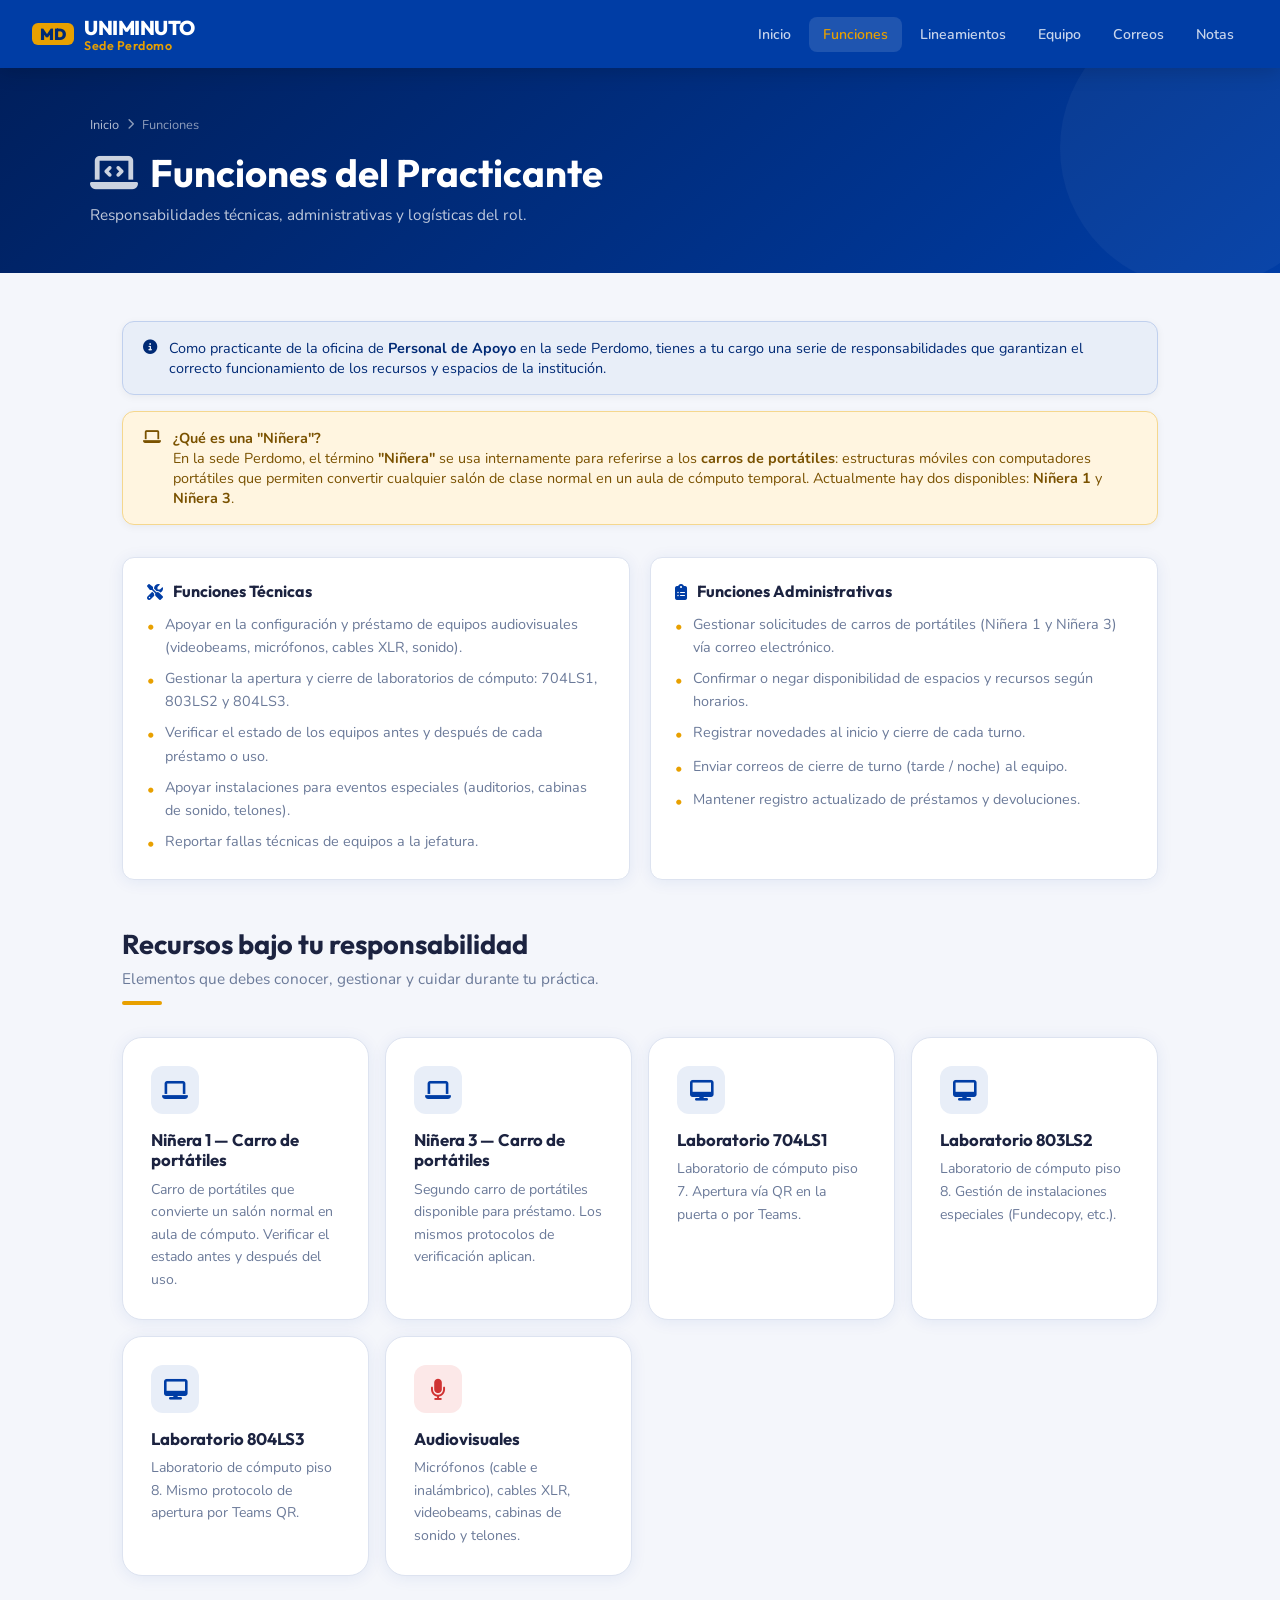
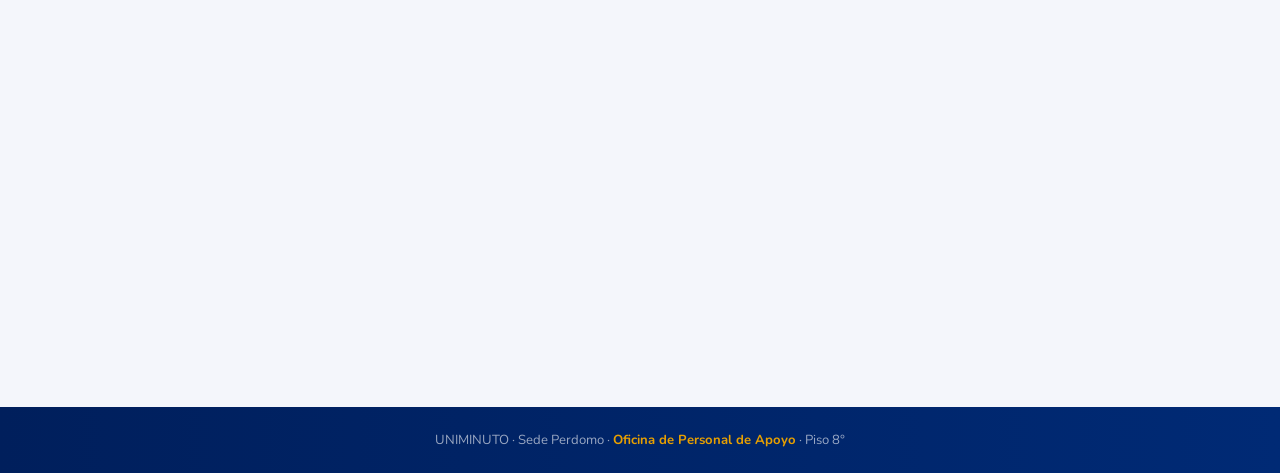
<file: funciones.html>
<!DOCTYPE html>
<html lang="es">
<head>
  <meta charset="UTF-8">
  <meta name="viewport" content="width=device-width, initial-scale=1.0">
  <title>Funciones | UNIMINUTO Perdomo</title>
  <link rel="stylesheet" href="styles.css">
  <link rel="stylesheet" href="https://cdnjs.cloudflare.com/ajax/libs/font-awesome/6.4.0/css/all.min.css">
</head>
<body>

<nav class="navbar">
  <a href="index.html" class="nav-logo">
    <span class="logo-md">MD</span>
    <div>UNIMINUTO<span>Sede Perdomo</span></div>
  </a>
  <ul class="nav-links">
    <li><a href="index.html">Inicio</a></li>
    <li><a href="funciones.html">Funciones</a></li>
    <li><a href="lineamientos.html">Lineamientos</a></li>
    <li><a href="equipo.html">Equipo</a></li>
    <li><a href="correos.html">Correos</a></li>
    <li><a href="notas.html">Notas</a></li>
  </ul>
  <button class="hamburger" aria-label="Menú"><span></span><span></span><span></span></button>
</nav>

<div class="page-header">
  <div class="inner">
    <div class="breadcrumb">
      <a href="index.html">Inicio</a>
      <i class="fas fa-chevron-right" style="font-size:0.7rem"></i>
      <span>Funciones</span>
    </div>
    <h1><i class="fas fa-laptop-code" style="opacity:0.8;margin-right:12px"></i>Funciones del Practicante</h1>
    <p>Responsabilidades técnicas, administrativas y logísticas del rol.</p>
  </div>
</div>

<main class="container">

  <div class="alert alert-blue reveal" style="margin-bottom:16px">
    <i class="fas fa-info-circle"></i>
    <div>Como practicante de la oficina de <strong>Personal de Apoyo</strong> en la sede Perdomo, tienes a tu cargo una serie de responsabilidades que garantizan el correcto funcionamiento de los recursos y espacios de la institución.</div>
  </div>

  <div class="alert alert-gold reveal" style="margin-bottom:32px">
    <i class="fas fa-laptop"></i>
    <div>
      <strong>¿Qué es una "Niñera"?</strong><br>
      En la sede Perdomo, el término <strong>"Niñera"</strong> se usa internamente para referirse a los <strong>carros de portátiles</strong>: estructuras móviles con computadores portátiles que permiten convertir cualquier salón de clase normal en un aula de cómputo temporal. Actualmente hay dos disponibles: <strong>Niñera 1</strong> y <strong>Niñera 3</strong>.
    </div>
  </div>

  <div style="display:grid;grid-template-columns:1fr 1fr;gap:20px;margin-bottom:32px" class="reveal">
    <div class="info-block">
      <h3><i class="fas fa-tools"></i> Funciones Técnicas</h3>
      <ul>
        <li>Apoyar en la configuración y préstamo de equipos audiovisuales (videobeams, micrófonos, cables XLR, sonido).</li>
        <li>Gestionar la apertura y cierre de laboratorios de cómputo: 704LS1, 803LS2 y 804LS3.</li>
        <li>Verificar el estado de los equipos antes y después de cada préstamo o uso.</li>
        <li>Apoyar instalaciones para eventos especiales (auditorios, cabinas de sonido, telones).</li>
        <li>Reportar fallas técnicas de equipos a la jefatura.</li>
      </ul>
    </div>
    <div class="info-block">
      <h3><i class="fas fa-clipboard-list"></i> Funciones Administrativas</h3>
      <ul>
        <li>Gestionar solicitudes de carros de portátiles (Niñera 1 y Niñera 3) vía correo electrónico.</li>
        <li>Confirmar o negar disponibilidad de espacios y recursos según horarios.</li>
        <li>Registrar novedades al inicio y cierre de cada turno.</li>
        <li>Enviar correos de cierre de turno (tarde / noche) al equipo.</li>
        <li>Mantener registro actualizado de préstamos y devoluciones.</li>
      </ul>
    </div>
  </div>

  <div class="section-title reveal">
    <h2>Recursos bajo tu responsabilidad</h2>
    <p>Elementos que debes conocer, gestionar y cuidar durante tu práctica.</p>
    <div class="accent-line"></div>
  </div>

  <div style="display:grid;grid-template-columns:repeat(auto-fill,minmax(220px,1fr));gap:16px;margin-bottom:40px">
    <div class="card reveal">
      <div class="card-icon"><i class="fas fa-laptop"></i></div>
      <h3>Niñera 1 — Carro de portátiles</h3>
      <p>Carro de portátiles que convierte un salón normal en aula de cómputo. Verificar el estado antes y después del uso.</p>
    </div>
    <div class="card reveal">
      <div class="card-icon"><i class="fas fa-laptop"></i></div>
      <h3>Niñera 3 — Carro de portátiles</h3>
      <p>Segundo carro de portátiles disponible para préstamo. Los mismos protocolos de verificación aplican.</p>
    </div>
    <div class="card reveal">
      <div class="card-icon"><i class="fas fa-desktop"></i></div>
      <h3>Laboratorio 704LS1</h3>
      <p>Laboratorio de cómputo piso 7. Apertura vía QR en la puerta o por Teams.</p>
    </div>
    <div class="card reveal">
      <div class="card-icon"><i class="fas fa-desktop"></i></div>
      <h3>Laboratorio 803LS2</h3>
      <p>Laboratorio de cómputo piso 8. Gestión de instalaciones especiales (Fundecopy, etc.).</p>
    </div>
    <div class="card reveal">
      <div class="card-icon"><i class="fas fa-desktop"></i></div>
      <h3>Laboratorio 804LS3</h3>
      <p>Laboratorio de cómputo piso 8. Mismo protocolo de apertura por Teams QR.</p>
    </div>
    <div class="card reveal">
      <div class="card-icon red"><i class="fas fa-microphone"></i></div>
      <h3>Audiovisuales</h3>
      <p>Micrófonos (cable e inalámbrico), cables XLR, videobeams, cabinas de sonido y telones.</p>
    </div>
  </div>

  <div class="section-title reveal">
    <h2>Protocolos importantes</h2>
    <div class="accent-line"></div>
  </div>

  <div class="accordion reveal">
    <div class="acc-item">
      <div class="acc-header">
        <h3><i class="fas fa-exchange-alt"></i> Préstamo y devolución de elementos</h3>
        <i class="fas fa-chevron-down acc-arrow"></i>
      </div>
      <div class="acc-body">
        <ul>
          <li>Todos los elementos deben ser revisados antes de la entrega y nuevamente al momento de su devolución.</li>
          <li>Para reclamar las niñeras u otros elementos, el profesor debe dirigirse a la oficina de personal de apoyo en el <strong>8.° piso</strong>.</li>
          <li>No se entrega ningún elemento sin verificación previa del estado.</li>
          <li>Cualquier daño debe reportarse inmediatamente al jefe de jornada.</li>
        </ul>
      </div>
    </div>
    <div class="acc-item">
      <div class="acc-header">
        <h3><i class="fas fa-door-open"></i> Apertura de laboratorios</h3>
        <i class="fas fa-chevron-down acc-arrow"></i>
      </div>
      <div class="acc-body">
        <p>Para la apertura de un laboratorio de cómputo, el docente debe escribir por Microsoft Teams escaneando el <strong>código QR</strong> ubicado en la puerta del laboratorio correspondiente. El practicante gestiona la confirmación y apertura del espacio según disponibilidad y horario.</p>
      </div>
    </div>
    <div class="acc-item">
      <div class="acc-header">
        <h3><i class="fas fa-moon"></i> Cierre de turno</h3>
        <i class="fas fa-chevron-down acc-arrow"></i>
      </div>
      <div class="acc-body">
        <p>Al finalizar cada turno (tarde o noche) se debe enviar un correo al equipo reportando las novedades del día. Si no hay novedad, el correo también debe enviarse indicando que todo quedó sin novedad. Usa el <a href="correos.html" style="color:var(--blue);font-weight:700">Generador de Correos</a> para esto.</p>
      </div>
    </div>
    <div class="acc-item">
      <div class="acc-header">
        <h3><i class="fas fa-snowflake"></i> Descongelado de computadoras</h3>
        <i class="fas fa-chevron-down acc-arrow"></i>
      </div>
      <div class="acc-body">
        <p>Cuando se requiera instalar archivos en computadoras de laboratorio (ej. eventos Fundecopy), es necesario dejar la(s) computadora(s) indicadas <strong>descongeladas</strong>. La máquina a descongelar debe quedar claramente identificada (número y ubicación) en las novedades del cierre de turno.</p>
      </div>
    </div>
  </div>

</main>

<footer>
  UNIMINUTO · Sede Perdomo · <strong>Oficina de Personal de Apoyo</strong> · Piso 8°
</footer>

<script src="script.js"></script>
<style>
  @media(max-width:640px){div[style*="grid-template-columns:1fr 1fr"]{grid-template-columns:1fr !important}}
</style>
</body>
</html>
</file>
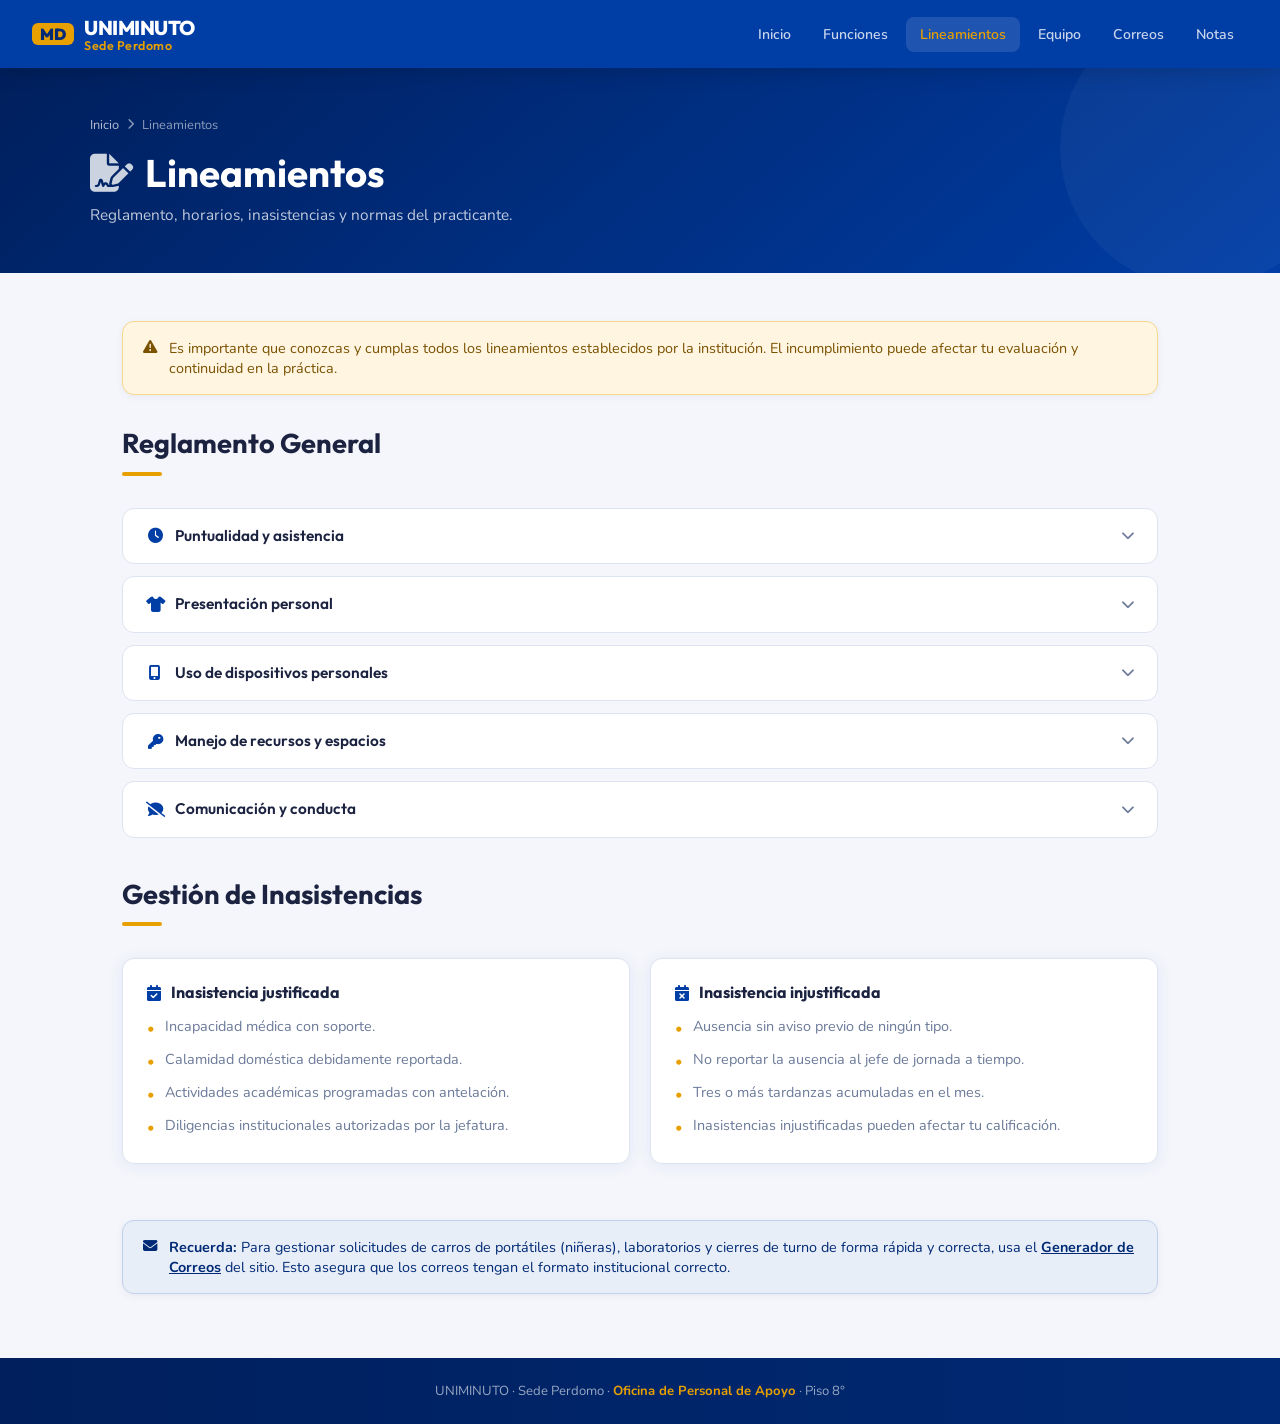
<file: lineamientos.html>
<!DOCTYPE html>
<html lang="es">
<head>
  <meta charset="UTF-8">
  <meta name="viewport" content="width=device-width, initial-scale=1.0">
  <title>Lineamientos | UNIMINUTO Perdomo</title>
  <link rel="stylesheet" href="styles.css">
  <link rel="stylesheet" href="https://cdnjs.cloudflare.com/ajax/libs/font-awesome/6.4.0/css/all.min.css">
</head>
<body>

<nav class="navbar">
  <a href="index.html" class="nav-logo">
    <span class="logo-md">MD</span>
    <div>UNIMINUTO<span>Sede Perdomo</span></div>
  </a>
  <ul class="nav-links">
    <li><a href="index.html">Inicio</a></li>
    <li><a href="funciones.html">Funciones</a></li>
    <li><a href="lineamientos.html">Lineamientos</a></li>
    <li><a href="equipo.html">Equipo</a></li>
    <li><a href="correos.html">Correos</a></li>
    <li><a href="notas.html">Notas</a></li>
  </ul>
  <button class="hamburger" aria-label="Menú"><span></span><span></span><span></span></button>
</nav>

<div class="page-header">
  <div class="inner">
    <div class="breadcrumb">
      <a href="index.html">Inicio</a>
      <i class="fas fa-chevron-right" style="font-size:0.7rem"></i>
      <span>Lineamientos</span>
    </div>
    <h1><i class="fas fa-file-signature" style="opacity:0.8;margin-right:12px"></i>Lineamientos</h1>
    <p>Reglamento, horarios, inasistencias y normas del practicante.</p>
  </div>
</div>

<main class="container">

  <div class="alert alert-gold reveal" style="margin-bottom:32px">
    <i class="fas fa-exclamation-triangle"></i>
    <div>Es importante que conozcas y cumplas todos los lineamientos establecidos por la institución. El incumplimiento puede afectar tu evaluación y continuidad en la práctica.</div>
  </div>

  <div class="section-title reveal">
    <h2>Reglamento General</h2>
    <div class="accent-line"></div>
  </div>

  <div class="accordion reveal" style="margin-bottom:40px">
    <div class="acc-item">
      <div class="acc-header">
        <h3><i class="fas fa-clock"></i> Puntualidad y asistencia</h3>
        <i class="fas fa-chevron-down acc-arrow"></i>
      </div>
      <div class="acc-body">
        <ul>
          <li>El practicante debe llegar <strong>a la hora exacta</strong> del inicio de su turno.</li>
          <li>Los retrasos superiores a 10 minutos se registran como tardanza.</li>
          <li>Tres tardanzas equivalen a una inasistencia injustificada.</li>
          <li>Cualquier ausencia debe ser notificada con mínimo <strong>24 horas de anticipación</strong> al jefe de jornada.</li>
        </ul>
      </div>
    </div>
    <div class="acc-item">
      <div class="acc-header">
        <h3><i class="fas fa-tshirt"></i> Presentación personal</h3>
        <i class="fas fa-chevron-down acc-arrow"></i>
      </div>
      <div class="acc-body">
        <ul>
          <li>El practicante debe presentarse con ropa formal o semiformal durante su jornada.</li>
          <li>Uso obligatorio del carné de practicante visible en todo momento.</li>
          <li>Mantener una presentación pulcra y acorde al entorno universitario.</li>
        </ul>
      </div>
    </div>
    <div class="acc-item">
      <div class="acc-header">
        <h3><i class="fas fa-mobile-alt"></i> Uso de dispositivos personales</h3>
        <i class="fas fa-chevron-down acc-arrow"></i>
      </div>
      <div class="acc-body">
        <ul>
          <li>El uso del celular personal está permitido solo en los momentos de descanso o urgencia.</li>
          <li>Está prohibido el uso de redes sociales durante la jornada laboral.</li>
          <li>Los equipos de la institución son exclusivos para uso laboral.</li>
        </ul>
      </div>
    </div>
    <div class="acc-item">
      <div class="acc-header">
        <h3><i class="fas fa-key"></i> Manejo de recursos y espacios</h3>
        <i class="fas fa-chevron-down acc-arrow"></i>
      </div>
      <div class="acc-body">
        <ul>
          <li>Ningún elemento institucional puede salir de la sede sin autorización de la jefatura.</li>
          <li>Todo préstamo debe quedar registrado con nombre del solicitante, fecha y hora.</li>
          <li>Los laboratorios y espacios deben dejarse en perfecto estado al cerrar.</li>
          <li>Las llaves y accesos son responsabilidad directa del practicante en turno.</li>
        </ul>
      </div>
    </div>
    <div class="acc-item">
      <div class="acc-header">
        <h3><i class="fas fa-comment-slash"></i> Comunicación y conducta</h3>
        <i class="fas fa-chevron-down acc-arrow"></i>
      </div>
      <div class="acc-body">
        <ul>
          <li>Toda comunicación con docentes y personal debe ser <strong>respetuosa y profesional</strong>.</li>
          <li>Los correos institucionales deben redactarse con formalidad y sin errores ortográficos.</li>
          <li>Está prohibido compartir información confidencial de la institución.</li>
          <li>Ante cualquier conflicto, escalar inmediatamente al jefe de jornada.</li>
        </ul>
      </div>
    </div>
  </div>

  <div class="section-title reveal">
    <h2>Gestión de Inasistencias</h2>
    <div class="accent-line"></div>
  </div>

  <div style="display:grid;grid-template-columns:1fr 1fr;gap:20px;margin-bottom:40px">
    <div class="info-block reveal">
      <h3><i class="fas fa-calendar-check"></i> Inasistencia justificada</h3>
      <ul>
        <li>Incapacidad médica con soporte.</li>
        <li>Calamidad doméstica debidamente reportada.</li>
        <li>Actividades académicas programadas con antelación.</li>
        <li>Diligencias institucionales autorizadas por la jefatura.</li>
      </ul>
    </div>
    <div class="info-block reveal">
      <h3><i class="fas fa-calendar-times"></i> Inasistencia injustificada</h3>
      <ul>
        <li>Ausencia sin aviso previo de ningún tipo.</li>
        <li>No reportar la ausencia al jefe de jornada a tiempo.</li>
        <li>Tres o más tardanzas acumuladas en el mes.</li>
        <li>Inasistencias injustificadas pueden afectar tu calificación.</li>
      </ul>
    </div>
  </div>

  <div class="alert alert-blue reveal">
    <i class="fas fa-envelope"></i>
    <div>
      <strong>Recuerda:</strong> Para gestionar solicitudes de carros de portátiles (niñeras), laboratorios y cierres de turno de forma rápida y correcta, usa el <a href="correos.html" style="color:var(--blue-dark);font-weight:700;text-decoration:underline">Generador de Correos</a> del sitio. Esto asegura que los correos tengan el formato institucional correcto.
    </div>
  </div>

</main>

<footer>
  UNIMINUTO · Sede Perdomo · <strong>Oficina de Personal de Apoyo</strong> · Piso 8°
</footer>

<script src="script.js"></script>
<style>
  @media(max-width:640px){div[style*="grid-template-columns:1fr 1fr"]{grid-template-columns:1fr !important}}
</style>
</body>
</html>
</file>
<file: styles.css>
/* ===== VARIABLES & RESET ===== */
@import url('https://fonts.googleapis.com/css2?family=Outfit:wght@300;400;500;600;700;800&family=Nunito:wght@300;400;500;600;700&display=swap');

:root {
  --blue: #003DA5;
  --blue-dark: #002a75;
  --blue-light: #e8eef8;
  --gold: #E8A000;
  --gold-light: #fff5e0;
  --gold-dark: #c68800;
  --white: #ffffff;
  --bg: #f4f6fb;
  --text: #1c2340;
  --text-muted: #6b7a99;
  --border: #dde3f0;
  --card-shadow: 0 2px 16px rgba(0,61,165,0.08);
  --card-shadow-hover: 0 8px 32px rgba(0,61,165,0.15);
  --radius: 12px;
  --radius-lg: 20px;
  --nav-h: 68px;
  --success: #18a558;
  --danger: #d03232;
  --warning: #E8A000;
}

*, *::before, *::after { box-sizing: border-box; margin: 0; padding: 0; }

html { scroll-behavior: smooth; }

body {
  font-family: 'Nunito', sans-serif;
  background: var(--bg);
  color: var(--text);
  min-height: 100vh;
  display: flex;
  flex-direction: column;
}

h1, h2, h3, h4, h5 {
  font-family: 'Outfit', sans-serif;
  font-weight: 700;
  line-height: 1.2;
}

a { color: inherit; text-decoration: none; }
ul { list-style: none; }
img { max-width: 100%; }

/* ===== NAVBAR ===== */
.navbar {
  position: sticky;
  top: 0;
  z-index: 1000;
  height: var(--nav-h);
  background: var(--blue);
  display: flex;
  align-items: center;
  justify-content: space-between;
  padding: 0 2rem;
  box-shadow: 0 2px 20px rgba(0,0,0,0.18);
}

.nav-logo {
  display: flex;
  align-items: center;
  gap: 10px;
  font-family: 'Outfit', sans-serif;
  font-weight: 800;
  font-size: 1.25rem;
  color: var(--white);
  letter-spacing: -0.5px;
}

.nav-logo .logo-md {
  background: var(--gold);
  color: var(--blue-dark);
  font-weight: 900;
  font-size: 1rem;
  padding: 3px 8px;
  border-radius: 6px;
  letter-spacing: 0;
}

.nav-logo span {
  color: var(--gold);
  font-size: 0.78rem;
  font-weight: 600;
  display: block;
  line-height: 1;
  letter-spacing: 0.5px;
}

.nav-links {
  display: flex;
  align-items: center;
  gap: 4px;
}

.nav-links a {
  color: rgba(255,255,255,0.78);
  font-size: 0.88rem;
  font-weight: 600;
  padding: 8px 14px;
  border-radius: 8px;
  transition: all 0.2s;
  white-space: nowrap;
}

.nav-links a:hover,
.nav-links a.active {
  color: var(--white);
  background: rgba(255,255,255,0.12);
}

.nav-links a.active {
  color: var(--gold);
}

.hamburger {
  display: none;
  flex-direction: column;
  gap: 5px;
  cursor: pointer;
  padding: 4px;
  background: none;
  border: none;
}

.hamburger span {
  display: block;
  width: 24px;
  height: 2px;
  background: white;
  border-radius: 2px;
  transition: all 0.3s;
}

/* ===== HERO ===== */
.hero {
  background: linear-gradient(135deg, var(--blue-dark) 0%, var(--blue) 60%, #1a56c4 100%);
  color: var(--white);
  padding: 72px 2rem 80px;
  position: relative;
  overflow: hidden;
}

.hero::before {
  content: '';
  position: absolute;
  top: -60px; right: -80px;
  width: 400px; height: 400px;
  background: rgba(255,255,255,0.04);
  border-radius: 50%;
}

.hero::after {
  content: '';
  position: absolute;
  bottom: -100px; left: -60px;
  width: 320px; height: 320px;
  background: rgba(232,160,0,0.08);
  border-radius: 50%;
}

.hero-content {
  max-width: 700px;
  margin: 0 auto;
  text-align: center;
  position: relative;
  z-index: 1;
}

.hero-badge {
  display: inline-flex;
  align-items: center;
  gap: 8px;
  background: rgba(255,255,255,0.12);
  border: 1px solid rgba(255,255,255,0.2);
  color: rgba(255,255,255,0.9);
  font-size: 0.8rem;
  font-weight: 600;
  padding: 6px 14px;
  border-radius: 100px;
  margin-bottom: 20px;
  letter-spacing: 0.3px;
}

.hero-content h1 {
  font-size: clamp(2rem, 5vw, 3.2rem);
  font-weight: 800;
  margin-bottom: 16px;
  letter-spacing: -1px;
}

.hero-content h1 em {
  font-style: normal;
  color: var(--gold);
}

.hero-content p {
  font-size: 1.05rem;
  color: rgba(255,255,255,0.78);
  line-height: 1.7;
  max-width: 520px;
  margin: 0 auto;
}

/* ===== CONTAINER ===== */
.container {
  max-width: 1100px;
  margin: 0 auto;
  padding: 48px 2rem;
  flex: 1;
}

.container-sm { max-width: 780px; }

/* ===== SECTION TITLE ===== */
.section-title {
  margin-bottom: 32px;
}

.section-title h2 {
  font-size: 1.7rem;
  color: var(--text);
  margin-bottom: 8px;
}

.section-title p {
  color: var(--text-muted);
  font-size: 0.96rem;
}

.section-title .accent-line {
  width: 40px;
  height: 4px;
  background: var(--gold);
  border-radius: 2px;
  margin-top: 12px;
}

/* ===== CARDS GRID ===== */
.grid-cards {
  display: grid;
  grid-template-columns: repeat(auto-fill, minmax(260px, 1fr));
  gap: 20px;
  margin-top: 32px;
}

.card {
  background: var(--white);
  border-radius: var(--radius-lg);
  padding: 28px;
  box-shadow: var(--card-shadow);
  transition: transform 0.25s ease, box-shadow 0.25s ease;
  border: 1px solid var(--border);
}

.card:hover {
  transform: translateY(-4px);
  box-shadow: var(--card-shadow-hover);
}

.card-icon {
  width: 48px;
  height: 48px;
  border-radius: 12px;
  display: flex;
  align-items: center;
  justify-content: center;
  font-size: 1.3rem;
  margin-bottom: 16px;
  background: var(--blue-light);
  color: var(--blue);
}

.card-icon.gold { background: var(--gold-light); color: var(--gold-dark); }
.card-icon.green { background: #e8f5ee; color: var(--success); }
.card-icon.red { background: #fce8e8; color: var(--danger); }

.card h3 {
  font-size: 1.05rem;
  margin-bottom: 8px;
  color: var(--text);
}

.card p {
  font-size: 0.88rem;
  color: var(--text-muted);
  line-height: 1.6;
}

a.card { cursor: pointer; }

/* ===== PAGE HEADER ===== */
.page-header {
  background: linear-gradient(135deg, var(--blue-dark) 0%, var(--blue) 100%);
  padding: 48px 2rem;
  color: white;
  position: relative;
  overflow: hidden;
}

.page-header::after {
  content: '';
  position: absolute;
  right: -60px; top: -60px;
  width: 280px; height: 280px;
  background: rgba(255,255,255,0.04);
  border-radius: 50%;
}

.page-header .inner {
  max-width: 1100px;
  margin: 0 auto;
  position: relative; z-index: 1;
}

.page-header h1 {
  font-size: clamp(1.6rem, 4vw, 2.4rem);
  margin-bottom: 8px;
}

.page-header p {
  color: rgba(255,255,255,0.75);
  font-size: 0.96rem;
  max-width: 480px;
}

.breadcrumb {
  display: flex;
  align-items: center;
  gap: 8px;
  font-size: 0.8rem;
  color: rgba(255,255,255,0.55);
  margin-bottom: 16px;
}

.breadcrumb a { color: rgba(255,255,255,0.7); }
.breadcrumb a:hover { color: white; }

/* ===== ACCORDION ===== */
.accordion { display: flex; flex-direction: column; gap: 12px; }

.acc-item {
  background: white;
  border-radius: var(--radius);
  border: 1px solid var(--border);
  overflow: hidden;
}

.acc-header {
  display: flex;
  align-items: center;
  justify-content: space-between;
  padding: 18px 22px;
  cursor: pointer;
  user-select: none;
  gap: 12px;
  transition: background 0.2s;
}

.acc-header:hover { background: var(--blue-light); }

.acc-header.open { background: var(--blue-light); }

.acc-header h3 {
  font-size: 0.96rem;
  font-weight: 600;
  color: var(--text);
  display: flex;
  align-items: center;
  gap: 10px;
}

.acc-header h3 i {
  color: var(--blue);
  width: 20px;
  text-align: center;
}

.acc-arrow {
  color: var(--text-muted);
  font-size: 0.85rem;
  transition: transform 0.3s;
}

.acc-header.open .acc-arrow { transform: rotate(180deg); }

.acc-body {
  display: none;
  padding: 0 22px 20px;
  font-size: 0.9rem;
  color: var(--text-muted);
  line-height: 1.7;
}

.acc-body.open { display: block; }

.acc-body ul { list-style: disc; padding-left: 18px; }
.acc-body ul li { margin-bottom: 6px; }

/* ===== INFO BLOCKS ===== */
.info-block {
  background: var(--white);
  border-radius: var(--radius);
  padding: 24px;
  border: 1px solid var(--border);
  margin-bottom: 16px;
  box-shadow: var(--card-shadow);
}

.info-block h3 {
  font-size: 1rem;
  margin-bottom: 12px;
  display: flex;
  align-items: center;
  gap: 10px;
  color: var(--text);
}

.info-block h3 i { color: var(--blue); }

.info-block ul {
  list-style: none;
  display: flex;
  flex-direction: column;
  gap: 8px;
}

.info-block ul li {
  display: flex;
  align-items: flex-start;
  gap: 10px;
  font-size: 0.9rem;
  color: var(--text-muted);
  line-height: 1.6;
}

.info-block ul li::before {
  content: '•';
  color: var(--gold);
  font-weight: 700;
  flex-shrink: 0;
  margin-top: 2px;
}

.alert {
  border-radius: var(--radius);
  padding: 16px 20px;
  font-size: 0.9rem;
  display: flex;
  align-items: flex-start;
  gap: 12px;
  margin-bottom: 16px;
}

.alert i { flex-shrink: 0; margin-top: 2px; }
.alert-blue { background: var(--blue-light); color: var(--blue-dark); border: 1px solid #c0d0ee; }
.alert-gold { background: var(--gold-light); color: #7a5200; border: 1px solid #f5d78e; }

/* ===== TEAM CARDS ===== */
.team-grid {
  display: grid;
  grid-template-columns: repeat(auto-fill, minmax(240px, 1fr));
  gap: 20px;
}

.team-card {
  background: white;
  border-radius: var(--radius-lg);
  padding: 28px 20px;
  text-align: center;
  border: 1px solid var(--border);
  box-shadow: var(--card-shadow);
  transition: transform 0.25s, box-shadow 0.25s;
}

.team-card:hover {
  transform: translateY(-4px);
  box-shadow: var(--card-shadow-hover);
}

.team-avatar {
  width: 64px;
  height: 64px;
  border-radius: 50%;
  background: var(--blue-light);
  color: var(--blue);
  display: flex;
  align-items: center;
  justify-content: center;
  font-size: 1.5rem;
  margin: 0 auto 16px;
}

.team-card h3 { font-size: 1rem; margin-bottom: 4px; }
.team-card .role {
  font-size: 0.8rem;
  color: var(--text-muted);
  background: var(--bg);
  display: inline-block;
  padding: 3px 10px;
  border-radius: 100px;
  margin-bottom: 12px;
}

/* ===== EMAIL GENERATOR ===== */
.email-gen {
  max-width: 900px;
  margin: 0 auto;
}

.step-tabs {
  display: flex;
  gap: 8px;
  margin-bottom: 24px;
  flex-wrap: wrap;
}

.step-tab {
  display: flex;
  align-items: center;
  gap: 8px;
  padding: 10px 18px;
  border-radius: 100px;
  border: 2px solid var(--border);
  background: white;
  cursor: pointer;
  font-size: 0.88rem;
  font-weight: 600;
  color: var(--text-muted);
  transition: all 0.2s;
  font-family: 'Nunito', sans-serif;
}

.step-tab:hover { border-color: var(--blue); color: var(--blue); }

.step-tab.active {
  background: var(--blue);
  border-color: var(--blue);
  color: white;
}

.step-tab .tab-num {
  width: 22px;
  height: 22px;
  border-radius: 50%;
  background: rgba(255,255,255,0.25);
  display: flex;
  align-items: center;
  justify-content: center;
  font-size: 0.75rem;
}

.step-tab:not(.active) .tab-num {
  background: var(--bg);
  color: var(--text-muted);
}

/* TYPE SELECTOR */
.type-grid {
  display: grid;
  grid-template-columns: repeat(auto-fill, minmax(190px, 1fr));
  gap: 14px;
  margin-bottom: 24px;
}

.type-btn {
  display: flex;
  flex-direction: column;
  align-items: center;
  gap: 10px;
  padding: 24px 16px;
  background: white;
  border: 2px solid var(--border);
  border-radius: var(--radius-lg);
  cursor: pointer;
  transition: all 0.2s;
  font-family: 'Nunito', sans-serif;
}

.type-btn:hover { border-color: var(--blue); transform: translateY(-2px); }
.type-btn.selected { border-color: var(--blue); background: var(--blue-light); }

.type-btn .type-icon {
  font-size: 2rem;
}

.type-btn .type-label {
  font-size: 0.9rem;
  font-weight: 700;
  color: var(--text);
}

.type-btn .type-sub {
  font-size: 0.78rem;
  color: var(--text-muted);
  text-align: center;
}

/* FORM SECTION */
.form-section {
  background: white;
  border-radius: var(--radius-lg);
  padding: 28px;
  border: 1px solid var(--border);
  box-shadow: var(--card-shadow);
  margin-bottom: 20px;
}

.form-section h3 {
  font-size: 1rem;
  margin-bottom: 20px;
  padding-bottom: 12px;
  border-bottom: 1px solid var(--border);
  color: var(--text);
  display: flex;
  align-items: center;
  gap: 10px;
}

.form-section h3 i { color: var(--blue); }

.form-row {
  display: grid;
  grid-template-columns: 1fr 1fr;
  gap: 16px;
  margin-bottom: 16px;
}

.form-row.three { grid-template-columns: 1fr 1fr 1fr; }
.form-row.full { grid-template-columns: 1fr; }

.form-group {
  display: flex;
  flex-direction: column;
  gap: 6px;
}

.form-group label {
  font-size: 0.82rem;
  font-weight: 700;
  color: var(--text);
  letter-spacing: 0.3px;
}

.form-group input,
.form-group select,
.form-group textarea {
  padding: 11px 14px;
  border: 1.5px solid var(--border);
  border-radius: 8px;
  font-size: 0.92rem;
  font-family: 'Nunito', sans-serif;
  color: var(--text);
  background: var(--bg);
  transition: border-color 0.2s, box-shadow 0.2s;
  outline: none;
}

.form-group input:focus,
.form-group select:focus,
.form-group textarea:focus {
  border-color: var(--blue);
  box-shadow: 0 0 0 3px rgba(0,61,165,0.1);
  background: white;
}

.form-group textarea { resize: vertical; min-height: 80px; }

/* RADIO PILLS */
.radio-pills {
  display: flex;
  gap: 8px;
  flex-wrap: wrap;
}

.radio-pill {
  display: flex;
  align-items: center;
  gap: 8px;
  padding: 8px 16px;
  border: 2px solid var(--border);
  border-radius: 100px;
  cursor: pointer;
  font-size: 0.85rem;
  font-weight: 600;
  color: var(--text-muted);
  background: white;
  transition: all 0.2s;
  user-select: none;
}

.radio-pill input { display: none; }
.radio-pill:has(input:checked),
.radio-pill.checked {
  border-color: var(--blue);
  color: var(--blue);
  background: var(--blue-light);
}

.radio-pill.red-check:has(input:checked),
.radio-pill.red-check.checked {
  border-color: var(--danger);
  color: var(--danger);
  background: #fce8e8;
}

.radio-pill.gold-check:has(input:checked),
.radio-pill.gold-check.checked {
  border-color: var(--gold-dark);
  color: var(--gold-dark);
  background: var(--gold-light);
}

/* NOVEDADES LIST */
.novedades-list {
  display: flex;
  flex-direction: column;
  gap: 8px;
  margin-bottom: 12px;
  min-height: 20px;
}

.novedad-item {
  display: flex;
  align-items: flex-start;
  gap: 10px;
  padding: 10px 14px;
  background: var(--bg);
  border-radius: 8px;
  border: 1px solid var(--border);
  font-size: 0.88rem;
  color: var(--text);
  line-height: 1.5;
}

.novedad-item .bullet { color: var(--gold-dark); font-weight: 700; flex-shrink: 0; }
.novedad-item .text { flex: 1; }
.novedad-item .del-btn {
  background: none;
  border: none;
  color: var(--text-muted);
  cursor: pointer;
  padding: 0 2px;
  font-size: 0.85rem;
  flex-shrink: 0;
  transition: color 0.2s;
}
.novedad-item .del-btn:hover { color: var(--danger); }

.add-row {
  display: flex;
  gap: 8px;
}

.add-row input {
  flex: 1;
  padding: 10px 14px;
  border: 1.5px solid var(--border);
  border-radius: 8px;
  font-size: 0.9rem;
  font-family: 'Nunito', sans-serif;
  color: var(--text);
  outline: none;
  background: var(--bg);
  transition: border-color 0.2s;
}

.add-row input:focus { border-color: var(--blue); background: white; }

/* BUTTONS */
.btn {
  display: inline-flex;
  align-items: center;
  gap: 8px;
  padding: 12px 22px;
  border-radius: 10px;
  border: none;
  cursor: pointer;
  font-size: 0.92rem;
  font-weight: 700;
  font-family: 'Nunito', sans-serif;
  transition: all 0.2s;
  line-height: 1;
  text-decoration: none;
}

.btn-primary { background: var(--blue); color: white; }
.btn-primary:hover { background: var(--blue-dark); transform: translateY(-1px); }

.btn-gold { background: var(--gold); color: var(--blue-dark); }
.btn-gold:hover { background: var(--gold-dark); transform: translateY(-1px); }

.btn-outline {
  background: white;
  border: 2px solid var(--border);
  color: var(--text);
}

.btn-outline:hover { border-color: var(--blue); color: var(--blue); }

.btn-success { background: var(--success); color: white; }
.btn-success:hover { filter: brightness(0.9); }

.btn-sm { padding: 8px 14px; font-size: 0.82rem; }
.btn-icon { padding: 10px 12px; }

.btn-row {
  display: flex;
  align-items: center;
  gap: 10px;
  flex-wrap: wrap;
  margin-top: 20px;
}

/* EMAIL PREVIEW */
.email-preview {
  background: white;
  border-radius: var(--radius-lg);
  border: 1px solid var(--border);
  box-shadow: var(--card-shadow);
  overflow: hidden;
  margin-top: 24px;
}

.email-preview-header {
  background: var(--blue);
  color: white;
  padding: 16px 24px;
  display: flex;
  align-items: center;
  justify-content: space-between;
  gap: 12px;
}

.email-preview-header span {
  font-family: 'Outfit', sans-serif;
  font-weight: 700;
  font-size: 0.95rem;
  display: flex;
  align-items: center;
  gap: 8px;
}

.email-preview-body {
  padding: 28px;
  font-size: 0.92rem;
  line-height: 1.8;
  color: var(--text);
  white-space: pre-wrap;
  font-family: 'Nunito', sans-serif;
  min-height: 120px;
  border-bottom: 1px solid var(--border);
}

.email-preview-body .em-bold { font-weight: 700; }

.email-preview-footer {
  padding: 14px 24px;
  display: flex;
  align-items: center;
  gap: 10px;
  background: var(--bg);
}

/* COPY TOAST */
.toast {
  position: fixed;
  bottom: 24px;
  right: 24px;
  background: var(--success);
  color: white;
  padding: 12px 20px;
  border-radius: 10px;
  font-size: 0.9rem;
  font-weight: 600;
  box-shadow: 0 4px 20px rgba(0,0,0,0.15);
  z-index: 9999;
  transform: translateY(60px);
  opacity: 0;
  transition: all 0.3s cubic-bezier(0.34, 1.56, 0.64, 1);
  display: flex;
  align-items: center;
  gap: 8px;
}

.toast.show { transform: translateY(0); opacity: 1; }

/* ===== NOTES ===== */
.notes-layout {
  display: grid;
  grid-template-columns: 1fr 380px;
  gap: 24px;
  align-items: start;
}

.notes-panel {
  background: white;
  border-radius: var(--radius-lg);
  border: 1px solid var(--border);
  box-shadow: var(--card-shadow);
  overflow: hidden;
}

.notes-panel-header {
  background: var(--blue);
  color: white;
  padding: 18px 24px;
  display: flex;
  align-items: center;
  justify-content: space-between;
}

.notes-panel-header h3 {
  font-size: 1rem;
  display: flex;
  align-items: center;
  gap: 8px;
}

.notes-count {
  background: rgba(255,255,255,0.2);
  color: white;
  font-size: 0.78rem;
  font-weight: 700;
  padding: 3px 10px;
  border-radius: 100px;
}

.notes-body { padding: 20px; }

.note-input-area {
  margin-bottom: 16px;
}

.note-input-area textarea {
  width: 100%;
  padding: 14px;
  border: 1.5px solid var(--border);
  border-radius: 10px;
  font-size: 0.92rem;
  font-family: 'Nunito', sans-serif;
  color: var(--text);
  resize: none;
  outline: none;
  min-height: 90px;
  background: var(--bg);
  transition: border-color 0.2s;
}

.note-input-area textarea:focus {
  border-color: var(--blue);
  background: white;
}

.notes-list {
  display: flex;
  flex-direction: column;
  gap: 10px;
  max-height: 480px;
  overflow-y: auto;
}

.note-item {
  display: flex;
  align-items: flex-start;
  gap: 10px;
  padding: 14px;
  background: var(--bg);
  border-radius: 10px;
  border: 1px solid var(--border);
  animation: slideIn 0.3s ease;
}

@keyframes slideIn {
  from { opacity: 0; transform: translateY(-8px); }
  to { opacity: 1; transform: translateY(0); }
}

.note-bullet {
  width: 8px; height: 8px;
  background: var(--gold);
  border-radius: 50%;
  flex-shrink: 0;
  margin-top: 6px;
}

.note-text {
  flex: 1;
  font-size: 0.9rem;
  color: var(--text);
  line-height: 1.6;
}

.note-time {
  font-size: 0.75rem;
  color: var(--text-muted);
  white-space: nowrap;
  flex-shrink: 0;
}

.note-del {
  background: none;
  border: none;
  cursor: pointer;
  color: var(--text-muted);
  font-size: 0.85rem;
  padding: 2px;
  flex-shrink: 0;
  transition: color 0.2s;
}

.note-del:hover { color: var(--danger); }

.notes-empty {
  text-align: center;
  padding: 32px;
  color: var(--text-muted);
  font-size: 0.9rem;
}

.notes-empty i { font-size: 2rem; margin-bottom: 10px; display: block; opacity: 0.4; }

/* GUIDE PANEL */
.guide-panel {
  background: white;
  border-radius: var(--radius-lg);
  border: 1px solid var(--border);
  box-shadow: var(--card-shadow);
  overflow: hidden;
  position: sticky;
  top: calc(var(--nav-h) + 16px);
}

.guide-panel-header {
  background: var(--gold);
  color: var(--blue-dark);
  padding: 18px 22px;
}

.guide-panel-header h3 {
  font-size: 0.95rem;
  display: flex;
  align-items: center;
  gap: 8px;
}

.guide-panel-body { padding: 18px 22px; }

.guide-step {
  display: flex;
  align-items: flex-start;
  gap: 12px;
  margin-bottom: 16px;
  font-size: 0.87rem;
  color: var(--text-muted);
  line-height: 1.5;
}

.guide-step:last-child { margin-bottom: 0; }

.guide-num {
  width: 24px;
  height: 24px;
  border-radius: 50%;
  background: var(--blue-light);
  color: var(--blue);
  font-size: 0.75rem;
  font-weight: 800;
  display: flex;
  align-items: center;
  justify-content: center;
  flex-shrink: 0;
  font-family: 'Outfit', sans-serif;
}

/* ===== FOOTER ===== */
footer {
  background: var(--blue-dark);
  color: rgba(255,255,255,0.6);
  text-align: center;
  padding: 20px;
  font-size: 0.82rem;
  margin-top: auto;
}

footer strong { color: var(--gold); }

/* ===== REVEAL ANIMATION ===== */
.reveal {
  opacity: 0;
  transform: translateY(20px);
  transition: opacity 0.5s ease, transform 0.5s ease;
}

.reveal.visible {
  opacity: 1;
  transform: translateY(0);
}

/* ===== HIDDEN ===== */
.hidden { display: none !important; }

/* ===== RESPONSIVE ===== */
@media (max-width: 768px) {
  .nav-links {
    display: none;
    position: absolute;
    top: var(--nav-h);
    left: 0;
    right: 0;
    background: var(--blue-dark);
    flex-direction: column;
    padding: 12px;
    gap: 4px;
  }

  .nav-links.open { display: flex; }
  .nav-links a { padding: 12px 16px; border-radius: 8px; }
  .hamburger { display: flex; }

  .form-row { grid-template-columns: 1fr; }
  .form-row.three { grid-template-columns: 1fr; }
  .notes-layout { grid-template-columns: 1fr; }
  .guide-panel { position: static; }
  .type-grid { grid-template-columns: 1fr 1fr; }
}

@media (max-width: 480px) {
  .hero { padding: 48px 1.25rem 56px; }
  .container { padding: 32px 1.25rem; }
  .page-header { padding: 36px 1.25rem; }
  .type-grid { grid-template-columns: 1fr; }
  .step-tabs { flex-direction: column; }
}

/* ===== MEJORAS GENERALES V2 ===== */

/* Hero mejorado */
.hero {
  background: linear-gradient(140deg, #001f5c 0%, #003DA5 50%, #1a56c4 100%);
  padding: 80px 2rem 90px;
}

.hero-content h1 {
  text-shadow: 0 2px 20px rgba(0,0,0,0.15);
}

/* Nav hover mejorado */
.navbar {
  backdrop-filter: blur(8px);
}

/* Cards mejoradas */
.card {
  position: relative;
  overflow: hidden;
}

.card::before {
  content: '';
  position: absolute;
  top: 0; left: 0; right: 0;
  height: 3px;
  background: linear-gradient(90deg, var(--blue), var(--gold));
  transform: scaleX(0);
  transform-origin: left;
  transition: transform 0.3s ease;
}

.card:hover::before {
  transform: scaleX(1);
}

/* Botones mejorados */
.btn {
  position: relative;
  overflow: hidden;
}

.btn::after {
  content: '';
  position: absolute;
  top: 50%; left: 50%;
  width: 0; height: 0;
  background: rgba(255,255,255,0.15);
  border-radius: 50%;
  transform: translate(-50%, -50%);
  transition: width 0.4s, height 0.4s;
}

.btn:active::after {
  width: 200px; height: 200px;
}

/* Form focus ring mejorado */
.form-group input:focus,
.form-group select:focus,
.form-group textarea:focus {
  border-color: var(--blue);
  box-shadow: 0 0 0 3px rgba(0,61,165,0.12);
}

/* Scroll suave en todos los elementos */
* { scroll-behavior: smooth; }

/* Footer mejorado */
footer {
  background: linear-gradient(90deg, #001f5c, #002a75);
  padding: 24px;
}

/* Page header con gradiente animado */
.page-header {
  background: linear-gradient(140deg, #001f5c 0%, var(--blue) 100%);
}

/* Type buttons hover mejorado */
.type-btn:hover {
  box-shadow: 0 4px 16px rgba(0,61,165,0.15);
}

/* Notes panel scroll mejorado */
.notes-list {
  scrollbar-width: thin;
  scrollbar-color: var(--border) transparent;
}

.notes-list::-webkit-scrollbar { width: 4px; }
.notes-list::-webkit-scrollbar-track { background: transparent; }
.notes-list::-webkit-scrollbar-thumb { background: var(--border); border-radius: 2px; }

/* Accordion open border */
.acc-item:has(.acc-header.open) {
  border-color: var(--blue);
  border-left: 3px solid var(--blue);
}

/* Alert box shadow */
.alert {
  box-shadow: 0 2px 8px rgba(0,0,0,0.05);
}

/* Team card avatar glow on hover */
.team-card:hover .team-avatar {
  box-shadow: 0 0 0 4px rgba(0,61,165,0.1);
  transition: box-shadow 0.3s;
}

/* Email preview body font */
.email-preview-body {
  font-size: 0.93rem;
  line-height: 2;
}

/* Guide steps spacing */
.guide-step strong { color: var(--text); }

/* Responsive improvements */
@media (max-width: 600px) {
  .notes-layout { grid-template-columns: 1fr; }
  .email-gen .type-grid { grid-template-columns: 1fr; }
  .email-preview-footer { flex-wrap: wrap; }
}

/* ===== KEYBOARD NAVIGATION ===== */
.keyboard-nav *:focus {
  outline: 3px solid var(--gold);
  outline-offset: 2px;
}

/* ===== STATS BAR responsive ===== */
@media(max-width:480px) {
  .stat-divider { display: none; }
}

/* ===== QUICK ACCESS responsive ===== */
.quick-access {
  -webkit-overflow-scrolling: touch;
}

/* ===== RESOURCES BANNER responsive ===== */
@media(max-width:600px) {
  .resources-banner { flex-direction: column; text-align: center; }
  .resources-chips { justify-content: center; }
}

/* ===== HAMBURGER transition ===== */
.hamburger span {
  transition: transform 0.3s ease, opacity 0.3s ease;
}

/* ===== Email preview scroll ===== */
.email-preview-body {
  max-height: 420px;
  overflow-y: auto;
  scrollbar-width: thin;
  scrollbar-color: var(--border) transparent;
}

/* ===== Acc item left border on open ===== */
.acc-item {
  transition: border-color 0.2s;
}

/* ===== Form row full on mobile ===== */
@media(max-width:640px) {
  .form-row.three { grid-template-columns: 1fr 1fr; }
}
@media(max-width:420px) {
  .form-row, .form-row.three { grid-template-columns: 1fr; }
}
</file>
